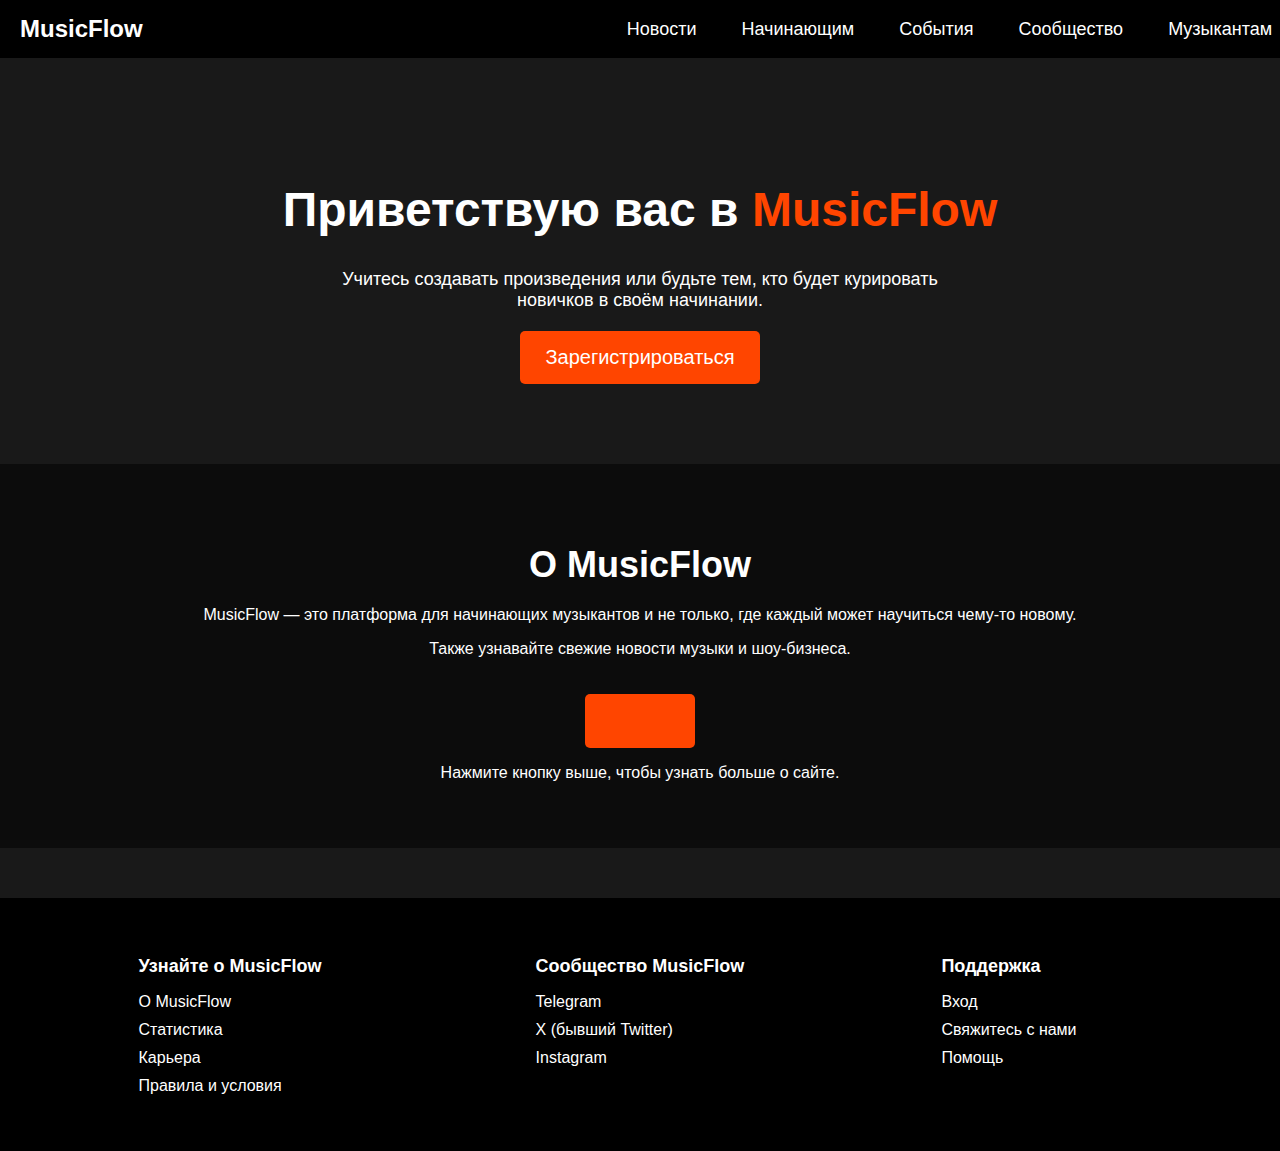
<file: index.html>
<!DOCTYPE html>
<html lang="ru">
<head>
    <meta charset="UTF-8">
    <meta name="viewport" content="width=device-width, initial-scale=1.0">
    <title>MusicFlow - Главная</title>

    <!-- Подключение основного CSS -->
    <link rel="stylesheet" href="Style/StyleMain.css">

    <!-- Подключение JavaScript с отложенной загрузкой -->
    <script src="Script/JavaMain.js" defer></script>

    <!-- Политика безопасности контента для защиты от XSS -->
    <meta http-equiv="Content-Security-Policy" content="default-src 'self'; script-src 'self'">
</head>
<body>

    <!-- Верхняя панель с логотипом и меню -->
    <header>
        <a href="./index.html" class="logo">MusicFlow</a>

        <!-- Кнопка бургер-меню для мобильных устройств -->
        <div class="burger" id="burger">
            <div></div>
            <div></div>
            <div></div>
        </div>

        <!-- Навигационное меню -->
        <nav id="navMenu">
            <a href="./news.html">Новости</a>
            <a href="./novic.html">Начинающим</a>
            <a href="./events.html">События</a>
            <a href="./community.html">Сообщество</a>
            <a href="./myz.html">Музыкантам</a>

            <!-- Выпадающая секция "Информация о MusicFlow" -->
            <div class="accordion">
                <button class="accordion-toggle">Информация о MusicFlow ▼</button>
                <div class="accordion-content">
                    
                    <!-- Колонка: Информация -->
                    <div class="footer-column">
                        <h3>Узнайте о MusicFlow</h3>
                        <ul>
                            <li><a href="./404.html">О MusicFlow</a></li>
                            <li><a href="./stat.html">Статистика</a></li>
                            <li><a href="./404.html">Карьера</a></li>
                            <li><a href="./404.html">Правила и условия</a></li>
                        </ul>
                    </div>

                    <!-- Колонка: Соцсети -->
                    <div class="footer-column">
                        <h3>Сообщество MusicFlow</h3>
                        <ul>
                            <li><a href="./404.html">Telegram</a></li>
                            <li><a href="./404.html">X (бывший Twitter)</a></li>
                            <li><a href="./404.html">Instagram</a></li>
                        </ul>
                    </div>

                    <!-- Колонка: Поддержка -->
                    <div class="footer-column">
                        <h3>Поддержка</h3>
                        <ul>
                            <li><a href="./signup.html">Вход</a></li>
                            <li><a href="./404.html">Свяжитесь с нами</a></li>
                            <li><a href="./404.html">Помощь</a></li>
                        </ul>
                    </div>
                </div>
            </div>
        </nav>
    </header>
    <!-- Главный приветственный блок -->
    <section class="hero">
        <h1>Приветствую вас в <span>MusicFlow</span></h1>
        <p>Учитесь создавать произведения или будьте тем, кто будет курировать новичков в своём начинании.</p>
        <a href="signup.html" class="btn">Зарегистрироваться</a>
    </section>
    <!-- Информационный блок о платформе -->
    <section class="info">
        <h2>О MusicFlow</h2>
        <p>MusicFlow — это платформа для начинающих музыкантов и не только, где каждый может научиться чему-то новому.</p>
        <p>Также узнавайте свежие новости музыки и шоу-бизнеса.</p>

        <!-- Кнопка, меняющая текст ниже (обрабатывается в JS) -->
        <button class="btn" id="changeTextBtn">⠀⠀⠀⠀</button>
        <p id="changeableText">Нажмите кнопку выше, чтобы узнать больше о сайте.</p>
    </section>

    <!-- Футер -->
    <footer>
        <div class="footer-container">
            <div class="footer-column">
                <h3>Узнайте о MusicFlow</h3>
                <ul>
                    <li><a href="./404.html">О MusicFlow</a></li>
                    <li><a href="./stat.html">Статистика</a></li>
                    <li><a href="./404.html">Карьера</a></li>
                    <li><a href="./404.html">Правила и условия</a></li>
                </ul>
            </div>
            <div class="footer-column">
                <h3>Сообщество MusicFlow</h3>
                <ul>
                    <li><a href="./404.html">Telegram</a></li>
                    <li><a href="./404.html">X (бывший Twitter)</a></li>
                    <li><a href="./404.html">Instagram</a></li>
                </ul>
            </div>
            <div class="footer-column">
                <h3>Поддержка</h3>
                <ul>
                    <li><a href="./signup.html">Вход</a></li>
                    <li><a href="./404.html">Свяжитесь с нами</a></li>
                    <li><a href="./404.html">Помощь</a></li>
                </ul>
            </div>
        </div>
    </footer>
</body>
</html>
</file>
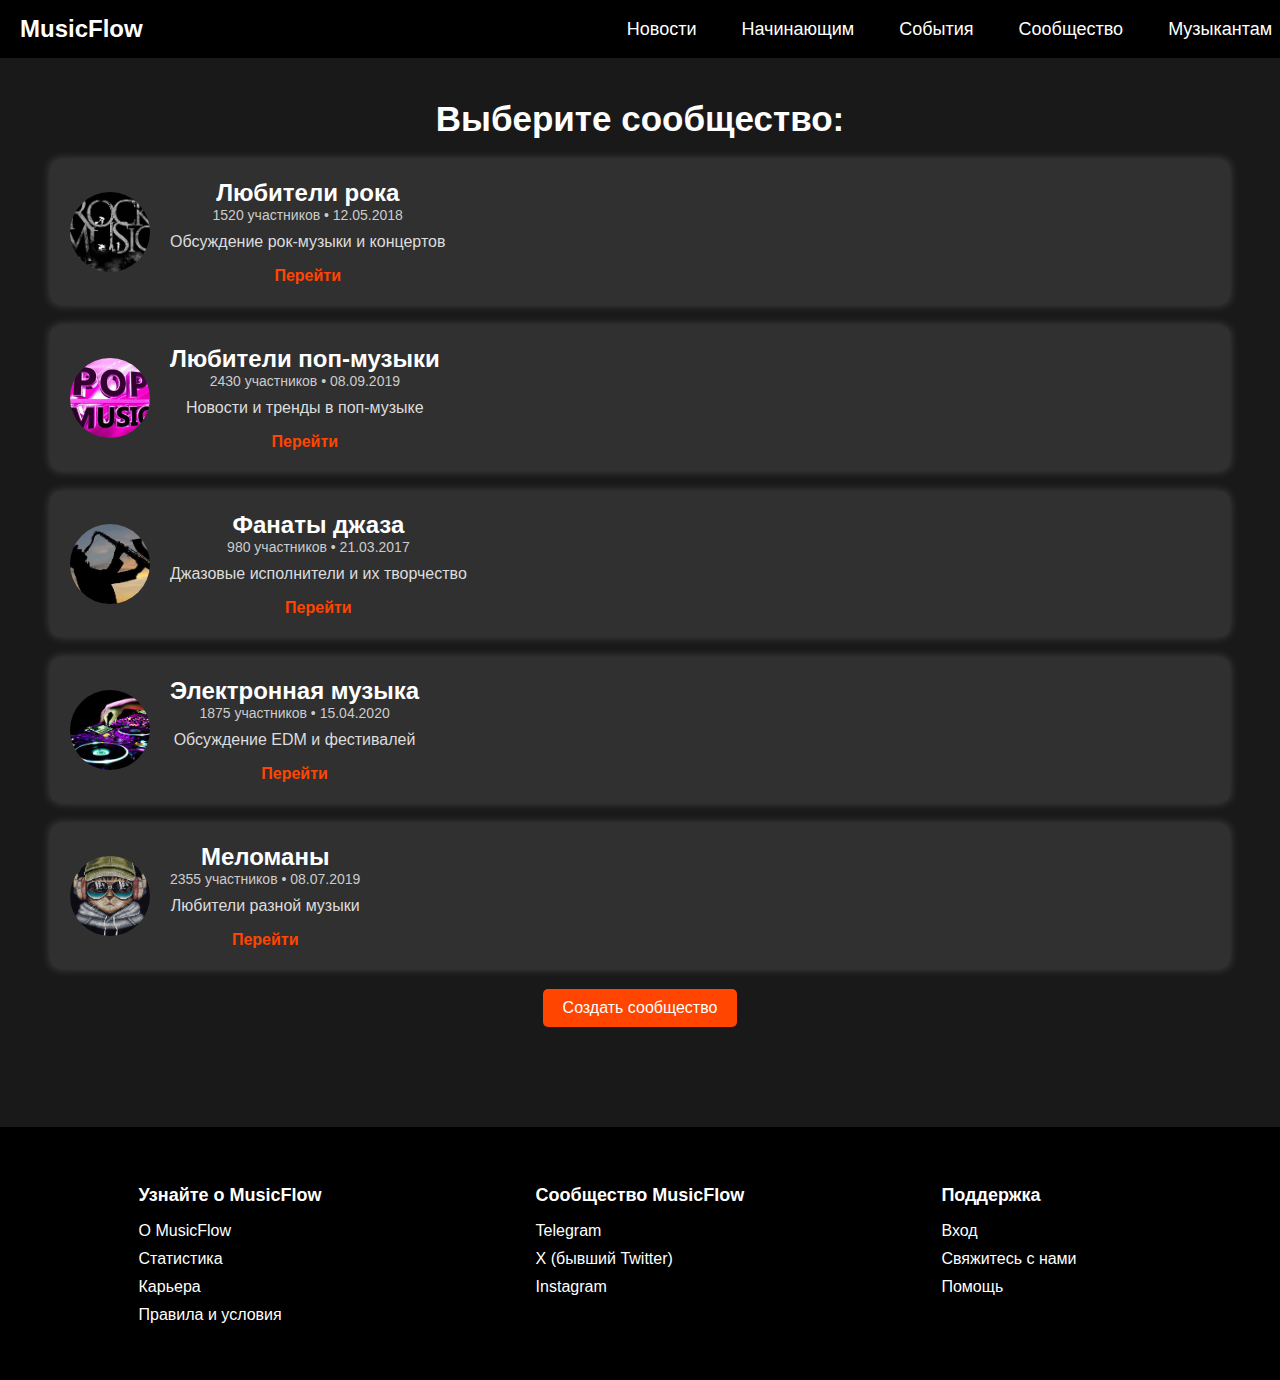
<file: community.html>
<!DOCTYPE html>
<html lang="ru">
<head>
    <meta charset="UTF-8">
    <meta name="viewport" content="width=device-width, initial-scale=1.0">
    <title>MusicFlow — Сообщества</title>

    <!-- Подключение css -->
    <link rel="stylesheet" href="Style/StyleCommunity.css">

    <!-- Подключение js -->
    <script src="Script/JavaCommunity.js" defer></script>

    <!-- Политика безопасности контента для защиты от XSS -->
    <meta http-equiv="Content-Security-Policy" content="default-src 'self'; script-src 'self'">
</head>
<body>

    <!-- Верхняя панель с логотипом и меню -->
    <header>
        <a href="./index.html" class="logo">MusicFlow</a>

        <!-- Кнопка бургер-меню для мобильных устройств -->
        <div class="burger" id="burger">
            <div></div>
            <div></div>
            <div></div>
        </div>

        <!-- Навигационное меню -->
        <nav id="navMenu">
            <a href="./news.html">Новости</a>
            <a href="./novic.html">Начинающим</a>
            <a href="./events.html">События</a>
            <a href="./community.html">Сообщество</a>
            <a href="./myz.html">Музыкантам</a>

            <!-- Выпадающая секция "Информация о MusicFlow" -->
            <div class="accordion">
                <button class="accordion-toggle">Информация о MusicFlow ▼</button>
                <div class="accordion-content">
                    
                    <!-- Колонка: Информация -->
                    <div class="footer-column">
                        <h3>Узнайте о MusicFlow</h3>
                        <ul>
                            <li><a href="./404.html">О MusicFlow</a></li>
                            <li><a href="./stat.html">Статистика</a></li>
                            <li><a href="./404.html">Карьера</a></li>
                            <li><a href="./404.html">Правила и условия</a></li>
                        </ul>
                    </div>

                    <!-- Колонка: Соцсети -->
                    <div class="footer-column">
                        <h3>Сообщество MusicFlow</h3>
                        <ul>
                            <li><a href="./404.html">Telegram</a></li>
                            <li><a href="./404.html">X (бывший Twitter)</a></li>
                            <li><a href="./404.html">Instagram</a></li>
                        </ul>
                    </div>

                    <!-- Колонка: Поддержка -->
                    <div class="footer-column">
                        <h3>Поддержка</h3>
                        <ul>
                            <li><a href="./signup.html">Вход</a></li>
                            <li><a href="./404.html">Свяжитесь с нами</a></li>
                            <li><a href="./404.html">Помощь</a></li>
                        </ul>
                    </div>
                </div>
            </div>
        </nav>
    </header>

    <!-- Секция сообществ -->
    <section class="community-section">
        <h2>Выберите сообщество:</h2>

        <!-- Карточка сообщества -->
        <div class="community-card">
            <img src="images/Rock.jpg" alt="Рок">
            <div class="info">
                <h3>Любители рока</h3>
                <div class="details">
                    <span>1520 участников</span> • <span>12.05.2018</span>
                </div>
                <p>Обсуждение рок-музыки и концертов</p>
                <a href="404.html">Перейти</a>
            </div>
        </div>

        <div class="community-card">
            <img src="images/Pop.webp" alt="Поп">
            <div class="info">
                <h3>Любители поп-музыки</h3>
                <div class="details">
                    <span>2430 участников</span> • <span>08.09.2019</span>
                </div>
                <p>Новости и тренды в поп-музыке</p>
                <a href="404.html">Перейти</a>
            </div>
        </div>

        <div class="community-card">
            <img src="images/Jaz.jpg" alt="Джаз">
            <div class="info">
                <h3>Фанаты джаза</h3>
                <div class="details">
                    <span>980 участников</span> • <span>21.03.2017</span>
                </div>
                <p>Джазовые исполнители и их творчество</p>
                <a href="404.html">Перейти</a>
            </div>
        </div>

        <div class="community-card">
            <img src="images/EDM.jpg" alt="EDM">
            <div class="info">
                <h3>Электронная музыка</h3>
                <div class="details">
                    <span>1875 участников</span> • <span>15.04.2020</span>
                </div>
                <p>Обсуждение EDM и фестивалей</p>
                <a href="404.html">Перейти</a>
            </div>
        </div>

        <div class="community-card">
            <img src="images/Meloman.jpg" alt="Меломаны">
            <div class="info">
                <h3>Меломаны</h3>
                <div class="details">
                    <span>2355 участников</span> • <span>08.07.2019</span>
                </div>
                <p>Любители разной музыки</p>
                <a href="404.html">Перейти</a>
            </div>
        </div>

        <!-- Кнопка создания сообщества -->
        <div class="button-container">
            <a href="404.html" class="btn">Создать сообщество</a>
        </div>
    </section>

    <!-- Футер -->
    <footer>
        <div class="footer-container">
            <div class="footer-column">
                <h3>Узнайте о MusicFlow</h3>
                <ul>
                    <li><a href="./404.html">О MusicFlow</a></li>
                    <li><a href="./stat.html">Статистика</a></li>
                    <li><a href="./404.html">Карьера</a></li>
                    <li><a href="./404.html">Правила и условия</a></li>
                </ul>
            </div>
            <div class="footer-column">
                <h3>Сообщество MusicFlow</h3>
                <ul>
                    <li><a href="./404.html">Telegram</a></li>
                    <li><a href="./404.html">X (бывший Twitter)</a></li>
                    <li><a href="./404.html">Instagram</a></li>
                </ul>
            </div>
            <div class="footer-column">
                <h3>Поддержка</h3>
                <ul>
                    <li><a href="./signup.html">Вход</a></li>
                    <li><a href="./404.html">Свяжитесь с нами</a></li>
                    <li><a href="./404.html">Помощь</a></li>
                </ul>
            </div>
        </div>
    </footer>
</body>
</html>
</file>
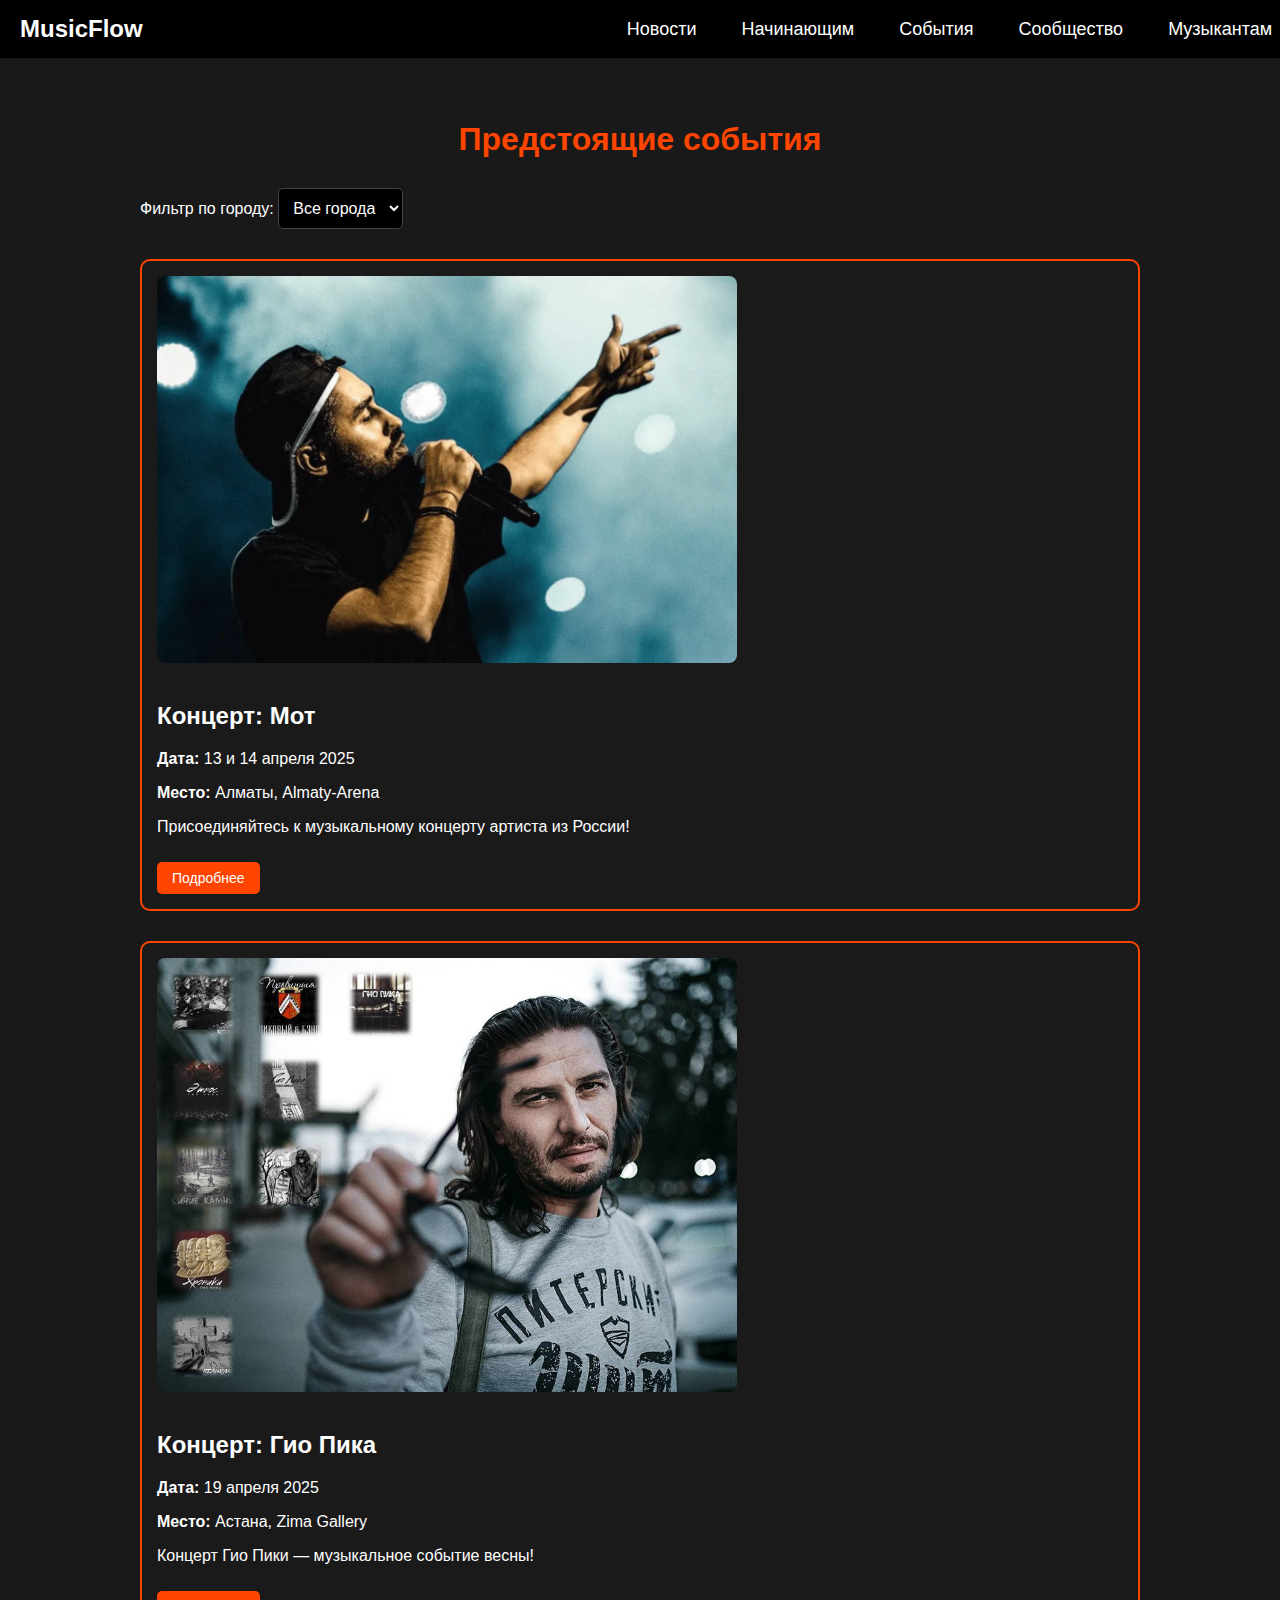
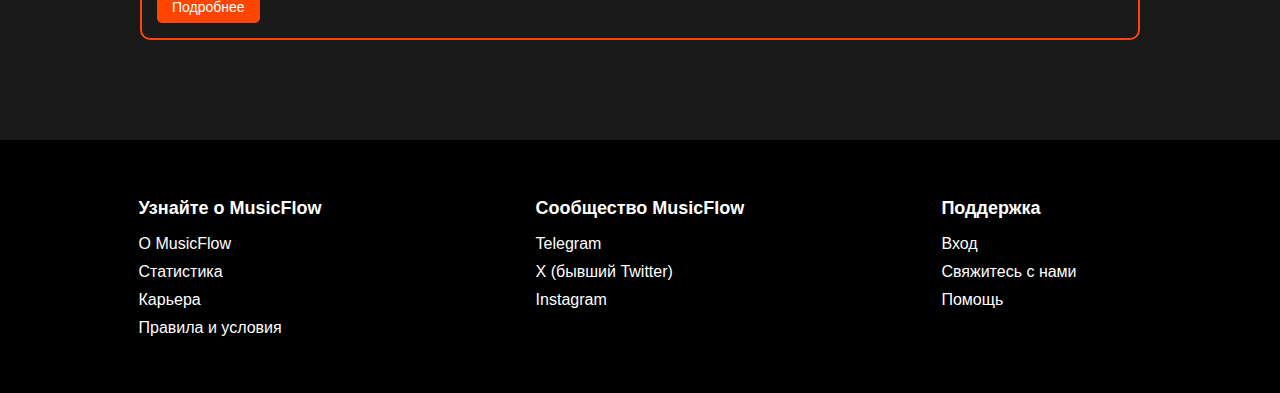
<file: events.html>
<!DOCTYPE html>
<html lang="ru">
<head>
    <meta charset="UTF-8">
    <meta name="viewport" content="width=device-width, initial-scale=1.0">
    <title>MusicFlow — События</title>

    <!-- Подключение css -->
    <link rel="stylesheet" href="Style/StyleEvents.css">

    <!-- Подключение js -->
    <script src="Script/JavaEvents.js" defer></script>

    <!-- Политика безопасности контента для защиты от XSS -->
    <meta http-equiv="Content-Security-Policy" content="default-src 'self'; script-src 'self'">
</head>
<body>

    <!-- Верхняя панель с логотипом и меню -->
    <header>
        <a href="./index.html" class="logo">MusicFlow</a>

        <!-- Кнопка бургер-меню для мобильных устройств -->
        <div class="burger" id="burger">
            <div></div>
            <div></div>
            <div></div>
        </div>

        <!-- Навигационное меню -->
        <nav id="navMenu">
            <a href="./news.html">Новости</a>
            <a href="./novic.html">Начинающим</a>
            <a href="./events.html">События</a>
            <a href="./community.html">Сообщество</a>
            <a href="./myz.html">Музыкантам</a>

            <!-- Выпадающая секция "Информация о MusicFlow" -->
            <div class="accordion">
                <button class="accordion-toggle">Информация о MusicFlow ▼</button>
                <div class="accordion-content">
                    
                    <!-- Колонка: Информация -->
                    <div class="footer-column">
                        <h3>Узнайте о MusicFlow</h3>
                        <ul>
                            <li><a href="./404.html">О MusicFlow</a></li>
                            <li><a href="./stat.html">Статистика</a></li>
                            <li><a href="./404.html">Карьера</a></li>
                            <li><a href="./404.html">Правила и условия</a></li>
                        </ul>
                    </div>

                    <!-- Колонка: Соцсети -->
                    <div class="footer-column">
                        <h3>Сообщество MusicFlow</h3>
                        <ul>
                            <li><a href="./404.html">Telegram</a></li>
                            <li><a href="./404.html">X (бывший Twitter)</a></li>
                            <li><a href="./404.html">Instagram</a></li>
                        </ul>
                    </div>

                    <!-- Колонка: Поддержка -->
                    <div class="footer-column">
                        <h3>Поддержка</h3>
                        <ul>
                            <li><a href="./signup.html">Вход</a></li>
                            <li><a href="./404.html">Свяжитесь с нами</a></li>
                            <li><a href="./404.html">Помощь</a></li>
                        </ul>
                    </div>
                </div>
            </div>
        </nav>
    </header>

    <!-- Основной контент страницы -->
    <main>
        <section class="events">
            <h1>Предстоящие события</h1>

            <!-- Выпадающий список для фильтрации по городу -->
            <label for="city-filter">Фильтр по городу:</label>
            <select id="city-filter">
                <option value="all">Все города</option>
                <option value="Астана">Астана</option>
                <option value="Алматы">Алматы</option>
            </select>

            <!-- Список событий -->
            <div class="event-list">

                <!-- Карточка события: Мот -->
                <article class="event-card" data-city="Алматы">
                    <img src="images/MOT2.jpg" alt="Мот" class="event-image">
                    <h2>Концерт: Мот</h2>
                    <p><strong>Дата:</strong> 13 и 14 апреля 2025</p>
                    <p><strong>Место:</strong> Алматы, Almaty-Arena</p>
                    <p>Присоединяйтесь к музыкальному концерту артиста из России!</p>
                    <button class="more-btn" data-modal="modal1">Подробнее</button>
                </article>

                <!-- Карточка события: Гио Пика -->
                <article class="event-card" data-city="Астана">
                    <img src="images/GioPika2.jpg" alt="Gio Pika" class="event-image">
                    <h2>Концерт: Гио Пика</h2>
                    <p><strong>Дата:</strong> 19 апреля 2025</p>
                    <p><strong>Место:</strong> Астана, Zima Gallery</p>
                    <p>Концерт Гио Пики — музыкальное событие весны!</p>
                    <button class="more-btn" data-modal="modal2">Подробнее</button>
                </article>

            </div>
        </section>
    </main>

    <!-- Модальное окно для Мота -->
    <div id="modal1" class="modal">
        <div class="modal-content">
            <span class="close">&times;</span>
            <img src="images/MOT.jpg" alt="Мот">
            <h2>Концерт "Мот"</h2>
            <p>13 и 14 апреля 2025, Алматы, Almaty-Arena</p>
            <p>МОТ — артист, чьи песни узнаются с первых слов. Баллады о любви, танцевальные бэнгеры в стиле хип-хоп и RnB.</p>
        </div>
    </div>

    <!-- Модальное окно для Гио Пика -->
    <div id="modal2" class="modal">
        <div class="modal-content">
            <span class="close">&times;</span>
            <img src="images/GioPika.jpg" alt="Gio Pika">
            <h2>Концерт: Гио Пика</h2>
            <p>19 апреля 2025, Астана, Zima Gallery</p>
            <p>Яркое и энергичное выступление самобытного артиста Гио Пики в Zima Gallery. Не пропустите!</p>
        </div>
    </div>

    <!-- Футер -->
    <footer>
        <div class="footer-container">
            <div class="footer-column">
                <h3>Узнайте о MusicFlow</h3>
                <ul>
                    <li><a href="./404.html">О MusicFlow</a></li>
                    <li><a href="./stat.html">Статистика</a></li>
                    <li><a href="./404.html">Карьера</a></li>
                    <li><a href="./404.html">Правила и условия</a></li>
                </ul>
            </div>
            <div class="footer-column">
                <h3>Сообщество MusicFlow</h3>
                <ul>
                    <li><a href="./404.html">Telegram</a></li>
                    <li><a href="./404.html">X (бывший Twitter)</a></li>
                    <li><a href="./404.html">Instagram</a></li>
                </ul>
            </div>
            <div class="footer-column">
                <h3>Поддержка</h3>
                <ul>
                    <li><a href="./signup.html">Вход</a></li>
                    <li><a href="./404.html">Свяжитесь с нами</a></li>
                    <li><a href="./404.html">Помощь</a></li>
                </ul>
            </div>
        </div>
    </footer>
</body>
</html>
</file>
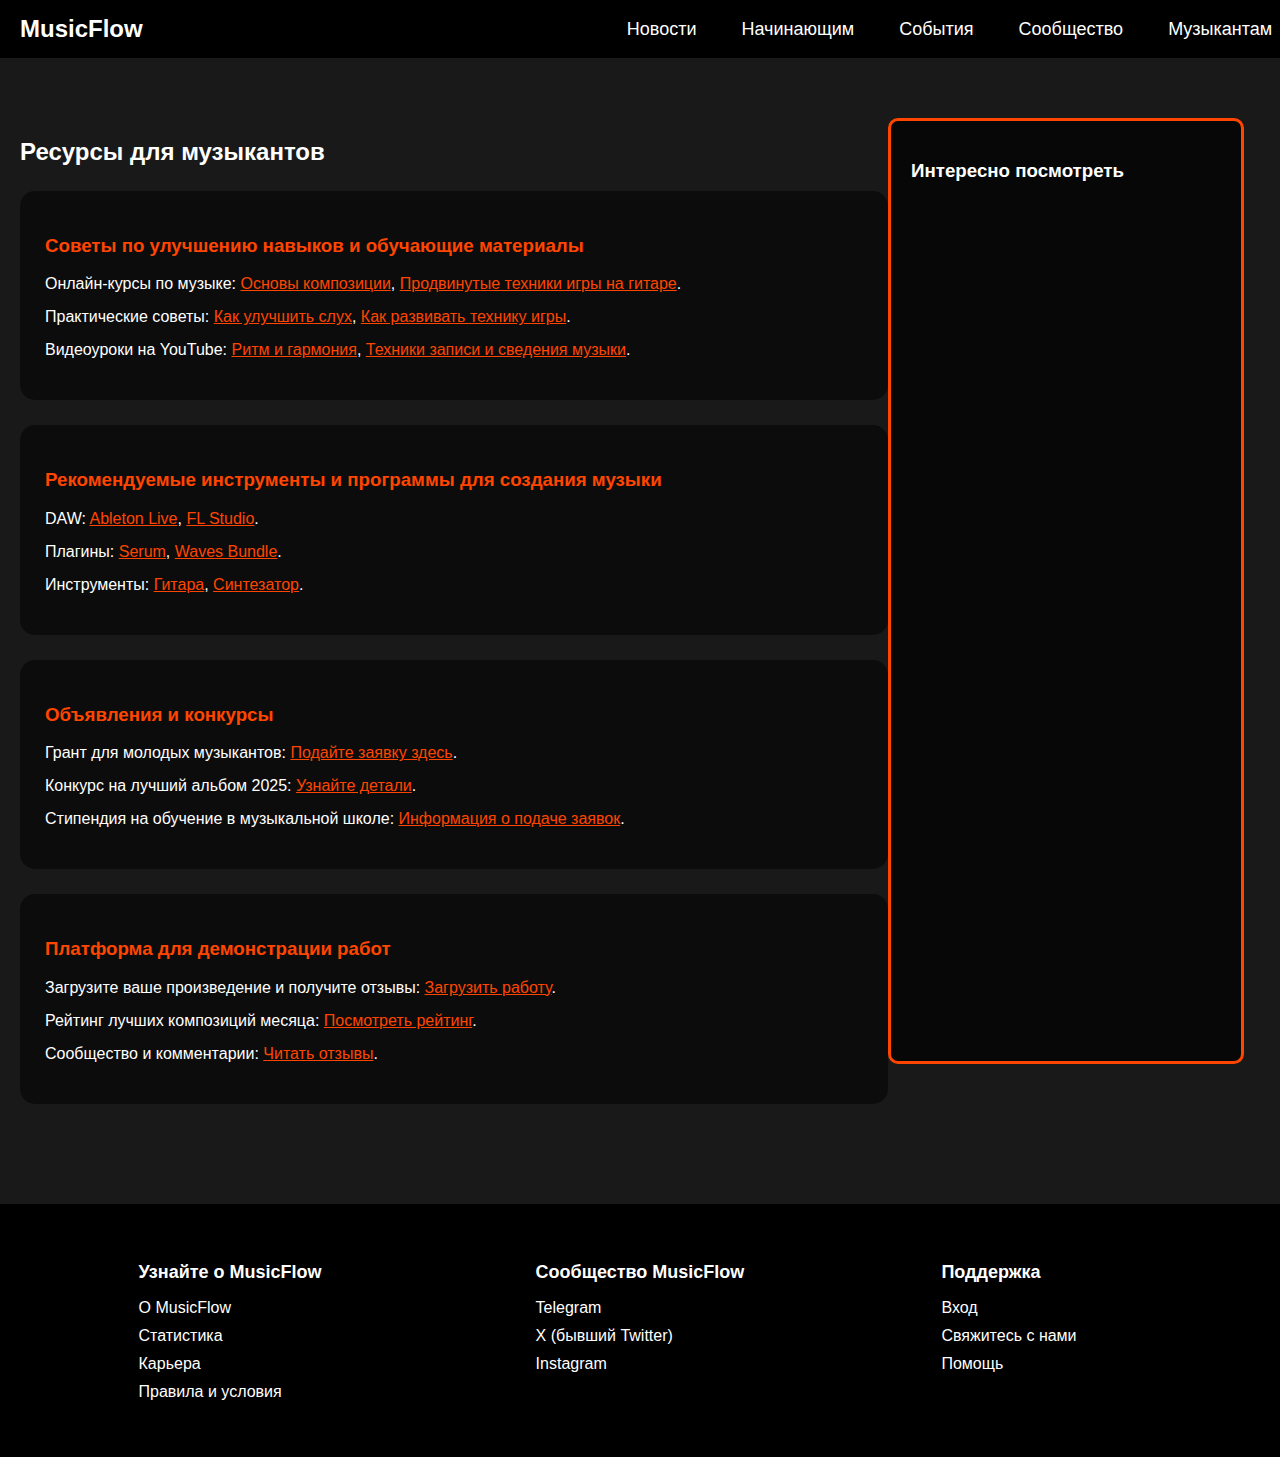
<file: myz.html>
<!DOCTYPE html>
<html lang="ru">
<head>
    <meta charset="UTF-8">
    <meta name="viewport" content="width=device-width, initial-scale=1.0">
    <title>MusicFlow - Музыкантам</title>

    <<!-- Подключение css -->
    <link rel="stylesheet" href="Style/StyleMyz.css">

    <!-- Подключение js -->
    <script src="Script/JavaMyz.js" defer></script>

    <!-- Политика безопасности контента для защиты от XSS -->
    <meta http-equiv="Content-Security-Policy" content="default-src 'self'; script-src 'self'">
</head>
<body>
    
    <!-- Верхняя панель с логотипом и меню -->
    <header>
        <a href="./index.html" class="logo">MusicFlow</a>

        <!-- Кнопка бургер-меню для мобильных устройств -->
        <div class="burger" id="burger">
            <div></div>
            <div></div>
            <div></div>
        </div>

        <!-- Навигационное меню -->
        <nav id="navMenu">
            <a href="./news.html">Новости</a>
            <a href="./novic.html">Начинающим</a>
            <a href="./events.html">События</a>
            <a href="./community.html">Сообщество</a>
            <a href="./myz.html">Музыкантам</a>

            <!-- Выпадающая секция "Информация о MusicFlow" -->
            <div class="accordion">
                <button class="accordion-toggle">Информация о MusicFlow ▼</button>
                <div class="accordion-content">
                    
                    <!-- Колонка: Информация -->
                    <div class="footer-column">
                        <h3>Узнайте о MusicFlow</h3>
                        <ul>
                            <li><a href="./404.html">О MusicFlow</a></li>
                            <li><a href="./stat.html">Статистика</a></li>
                            <li><a href="./404.html">Карьера</a></li>
                            <li><a href="./404.html">Правила и условия</a></li>
                        </ul>
                    </div>

                    <!-- Колонка: Соцсети -->
                    <div class="footer-column">
                        <h3>Сообщество MusicFlow</h3>
                        <ul>
                            <li><a href="./404.html">Telegram</a></li>
                            <li><a href="./404.html">X (бывший Twitter)</a></li>
                            <li><a href="./404.html">Instagram</a></li>
                        </ul>
                    </div>

                    <!-- Колонка: Поддержка -->
                    <div class="footer-column">
                        <h3>Поддержка</h3>
                        <ul>
                            <li><a href="./signup.html">Вход</a></li>
                            <li><a href="./404.html">Свяжитесь с нами</a></li>
                            <li><a href="./404.html">Помощь</a></li>
                        </ul>
                    </div>
                </div>
            </div>
        </nav>
    </header>

    <!-- Основной контент страницы -->
    <main>
        <div class="main-content">
            <h2>Ресурсы для музыкантов</h2>

            <!-- Обучающие материалы и советы -->
            <div class="resources">
                <h3>Советы по улучшению навыков и обучающие материалы</h3>
                <ul>
                    <li>Онлайн-курсы по музыке: <a href="404.html">Основы композиции</a>, <a href="404.html">Продвинутые техники игры на гитаре</a>.</li>
                    <li>Практические советы: <a href="404.html">Как улучшить слух</a>, <a href="404.html">Как развивать технику игры</a>.</li>
                    <li>Видеоуроки на YouTube: <a href="404.html">Ритм и гармония</a>, <a href="404.html">Техники записи и сведения музыки</a>.</li>
                </ul>
            </div>

            <!-- Инструменты и программы для музыкантов -->
            <div class="resources">
                <h3>Рекомендуемые инструменты и программы для создания музыки</h3>
                <ul>
                    <li>DAW: <a href="404.html">Ableton Live</a>, <a href="https://www.image-line.com">FL Studio</a>.</li>
                    <li>Плагины: <a href="404.html">Serum</a>, <a href="404.html">Waves Bundle</a>.</li>
                    <li>Инструменты: <a href="https://pereborom.ru/uroki-igry-na-gitare/">Гитара</a>, <a href="https://cbsykt.ru/news/besplatnye-uroki-igry-na-sintezatore/">Синтезатор</a>.</li>
                </ul>
            </div>

            <!-- Объявления и конкурсы для музыкантов -->
            <div class="contests">
                <h3>Объявления и конкурсы</h3>
                <ul>
                    <li>Грант для молодых музыкантов: <a href="404.html">Подайте заявку здесь</a>.</li>
                    <li>Конкурс на лучший альбом 2025: <a href="404.html">Узнайте детали</a>.</li>
                    <li>Стипендия на обучение в музыкальной школе: <a href="404.html">Информация о подаче заявок</a>.</li>
                </ul>
            </div>

            <!-- Возможности демонстрации музыкальных работ -->
            <div class="platform">
                <h3>Платформа для демонстрации работ</h3>
                <ul>
                    <li>Загрузите ваше произведение и получите отзывы: <a href="404.html">Загрузить работу</a>.</li>
                    <li>Рейтинг лучших композиций месяца: <a href="404.html">Посмотреть рейтинг</a>.</li>
                    <li>Сообщество и комментарии: <a href="404.html">Читать отзывы</a>.</li>
                </ul>
            </div>
        </div>

        <!-- Боковая панель с видеоматериалами -->
        <div class="sidebar">
            <h3>Интересно посмотреть</h3>
            <iframe width="100%" height="250" src="https://www.youtube.com/embed/FSVHx23ByhM?si=SIbwk3RHY53KJWT_" frameborder="0" allow="accelerometer; autoplay; encrypted-media; gyroscope; picture-in-picture" allowfullscreen></iframe>
            <iframe width="100%" height="250" src="https://www.youtube.com/embed/9mmwuX7VPwU?si=TKF_9iWmYS_jyO7s" frameborder="0" allow="accelerometer; autoplay; encrypted-media; gyroscope; picture-in-picture" allowfullscreen></iframe>
            <iframe width="100%" height="250" src="https://www.youtube.com/embed/TnIFEuGFIaU?si=1LuOsZ1sYl4w_N1n" frameborder="0" allow="accelerometer; autoplay; encrypted-media; gyroscope; picture-in-picture" allowfullscreen></iframe>
        </div>
    </main>

    <!-- Футер -->
    <footer>
        <div class="footer-container">
            <div class="footer-column">
                <h3>Узнайте о MusicFlow</h3>
                <ul>
                    <li><a href="./404.html">О MusicFlow</a></li>
                    <li><a href="./stat.html">Статистика</a></li>
                    <li><a href="./404.html">Карьера</a></li>
                    <li><a href="./404.html">Правила и условия</a></li>
                </ul>
            </div>
            <div class="footer-column">
                <h3>Сообщество MusicFlow</h3>
                <ul>
                    <li><a href="./404.html">Telegram</a></li>
                    <li><a href="./404.html">X (бывший Twitter)</a></li>
                    <li><a href="./404.html">Instagram</a></li>
                </ul>
            </div>
            <div class="footer-column">
                <h3>Поддержка</h3>
                <ul>
                    <li><a href="./signup.html">Вход</a></li>
                    <li><a href="./404.html">Свяжитесь с нами</a></li>
                    <li><a href="./404.html">Помощь</a></li>
                </ul>
            </div>
        </div>
    </footer>
</body>
</html>
</file>
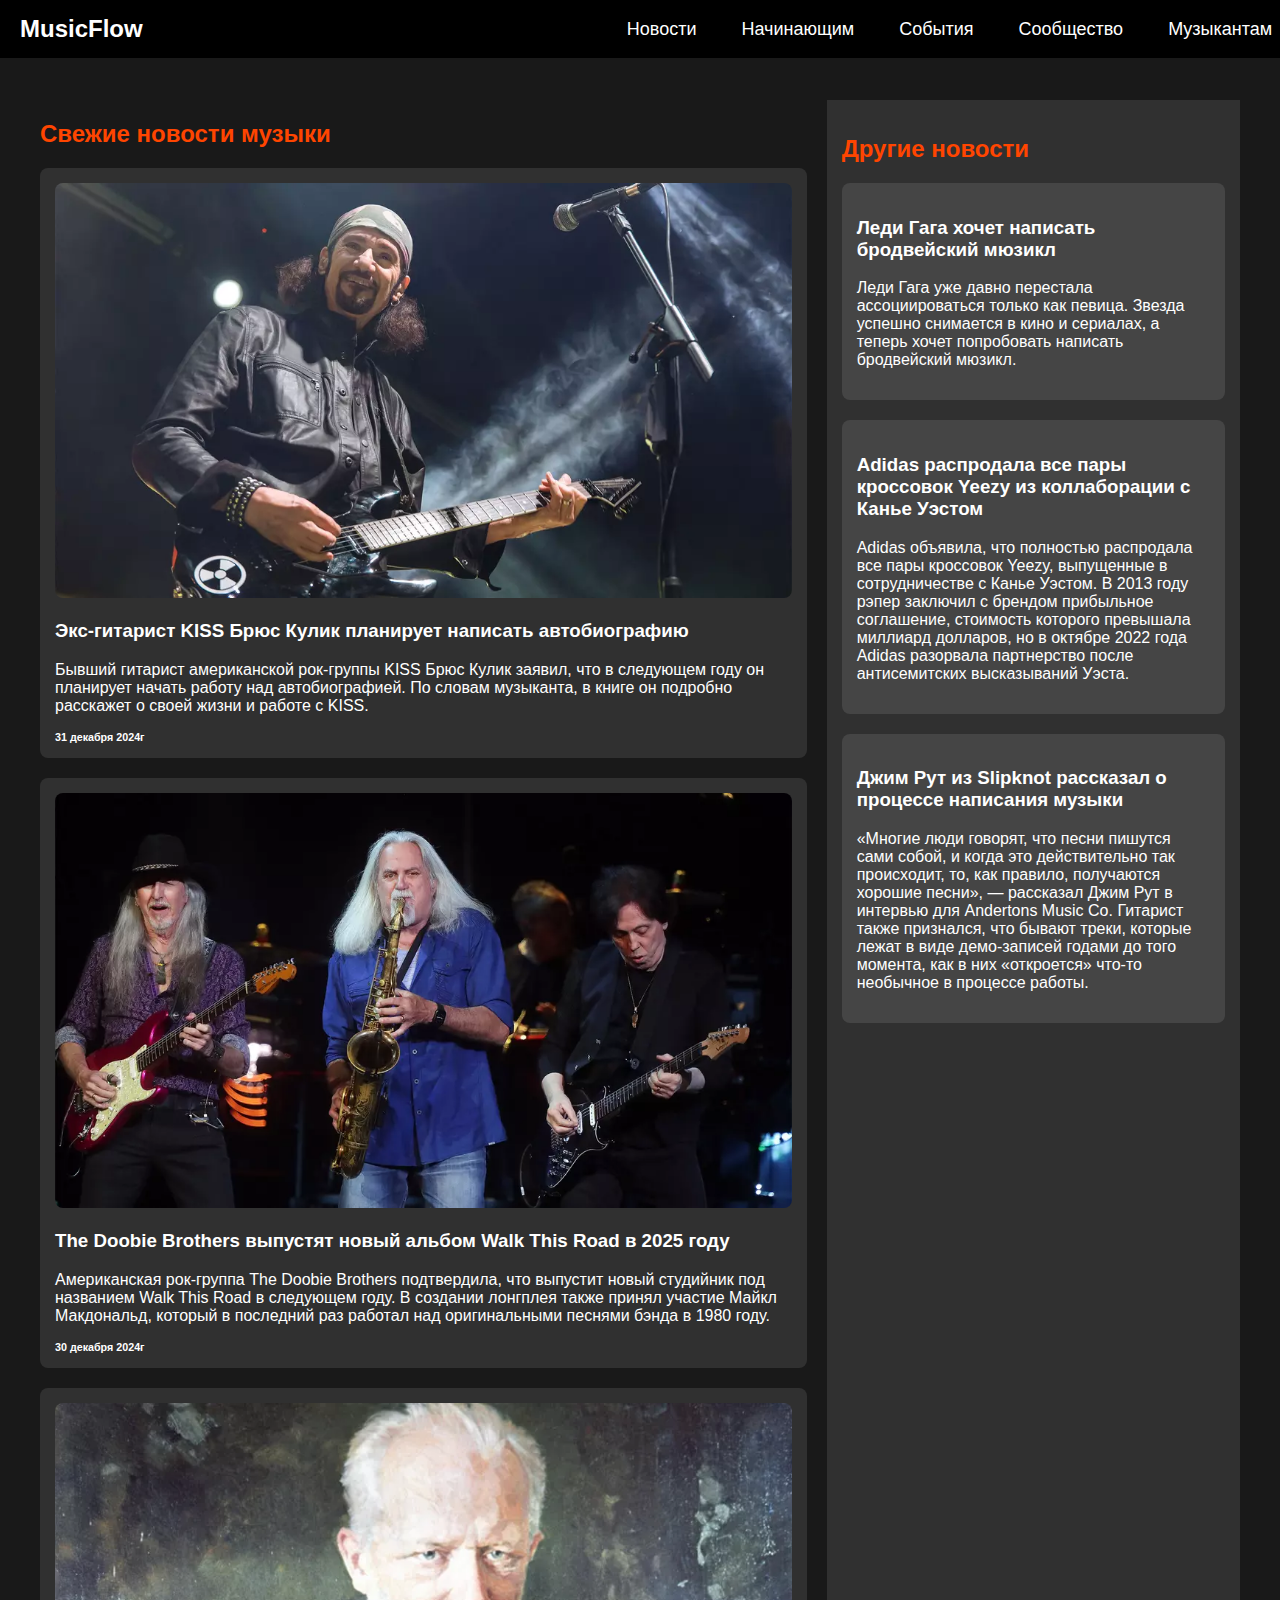
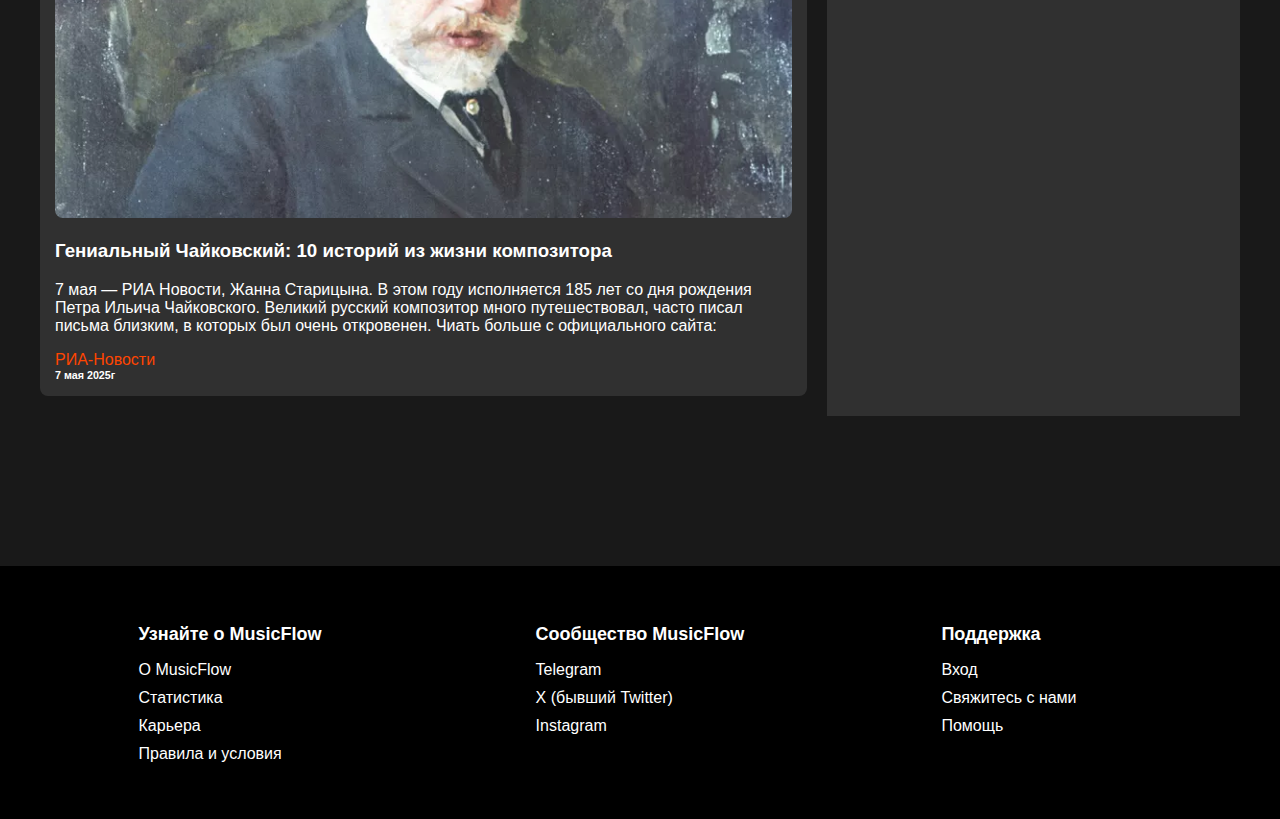
<file: news.html>
<!DOCTYPE html>
<html lang="ru">
<head>
    <meta charset="UTF-8">
    <meta name="viewport" content="width=device-width, initial-scale=1.0">
    <title>MusicFlow - Новости</title>

    <!-- Подключение css -->
    <link rel="stylesheet" href="Style/StyleNews.css">

    <!-- Подключение js -->
    <script src="Script/JavaNews.js" defer></script>

    <!-- Политика безопасности контента для защиты от XSS -->
    <meta http-equiv="Content-Security-Policy" content="default-src 'self'; script-src 'self'">
</head>
<body>

    <!-- Верхняя панель с логотипом и меню -->
    <header>
        <a href="./index.html" class="logo">MusicFlow</a>

        <!-- Кнопка бургер-меню для мобильных устройств -->
        <div class="burger" id="burger">
            <div></div>
            <div></div>
            <div></div>
        </div>

        <!-- Навигационное меню -->
        <nav id="navMenu">
            <a href="./news.html">Новости</a>
            <a href="./novic.html">Начинающим</a>
            <a href="./events.html">События</a>
            <a href="./community.html">Сообщество</a>
            <a href="./myz.html">Музыкантам</a>

            <!-- Выпадающая секция "Информация о MusicFlow" -->
            <div class="accordion">
                <button class="accordion-toggle">Информация о MusicFlow ▼</button>
                <div class="accordion-content">
                    
                    <!-- Колонка: Информация -->
                    <div class="footer-column">
                        <h3>Узнайте о MusicFlow</h3>
                        <ul>
                            <li><a href="./404.html">О MusicFlow</a></li>
                            <li><a href="./stat.html">Статистика</a></li>
                            <li><a href="./404.html">Карьера</a></li>
                            <li><a href="./404.html">Правила и условия</a></li>
                        </ul>
                    </div>

                    <!-- Колонка: Соцсети -->
                    <div class="footer-column">
                        <h3>Сообщество MusicFlow</h3>
                        <ul>
                            <li><a href="./404.html">Telegram</a></li>
                            <li><a href="./404.html">X (бывший Twitter)</a></li>
                            <li><a href="./404.html">Instagram</a></li>
                        </ul>
                    </div>

                    <!-- Колонка: Поддержка -->
                    <div class="footer-column">
                        <h3>Поддержка</h3>
                        <ul>
                            <li><a href="./signup.html">Вход</a></li>
                            <li><a href="./404.html">Свяжитесь с нами</a></li>
                            <li><a href="./404.html">Помощь</a></li>
                        </ul>
                    </div>
                </div>
            </div>
        </nav>
    </header>

    <!-- Основной контент страницы -->
    <main>
        <!-- Секция: основные музыкальные новости -->
        <section class="news-main">
            <h2><span>Свежие новости музыки</span></h2>

            <!-- Новость 1 -->
            <div class="news-item">
                <a href="images/KISS.webp" target="_blank">
                    <img src="images/KISS.webp" alt="Гитарист KISS">
                </a>
                <h3>Экс-гитарист KISS Брюс Кулик планирует написать автобиографию</h3>
                <div class="news-text hidden-on-mobile">
                    <p>Бывший гитарист американской рок-группы KISS Брюс Кулик заявил, что в следующем году он планирует начать работу над автобиографией. По словам музыканта, в книге он подробно расскажет о своей жизни и работе с KISS.</p>
                    <h6>31 декабря 2024г</h6>
                </div>
                <button class="toggle-btn">Подробнее</button>
            </div>

            <!-- Новость 2 -->
            <div class="news-item">
                <a href="images/Brothers.webp" target="_blank">
                    <img src="images/Brothers.webp" alt="Doobie Brothers">
                </a>
                <h3>The Doobie Brothers выпустят новый альбом Walk This Road в 2025 году</h3>
                <div class="news-text hidden-on-mobile">
                    <p>Американская рок-группа The Doobie Brothers подтвердила, что выпустит новый студийник под названием Walk This Road в следующем году. В создании лонгплея также принял участие Майкл Макдональд, который в последний раз работал над оригинальными песнями бэнда в 1980 году.</p>
                    <h6>30 декабря 2024г</h6>
                </div>
                <button class="toggle-btn">Подробнее</button>
            </div>

            <!-- Новость 3 -->
            <div class="news-item">
                <a href="images/Tchaikovsky.webp" target="_blank">
                    <img src="images/Tchaikovsky.webp" alt="Чайковский">
                </a>
                <h3>Гениальный Чайковский: 10 историй из жизни композитора</h3>
                <div class="news-text hidden-on-mobile">
                    <p>7 мая — РИА Новости, Жанна Старицына. В этом году исполняется 185 лет со дня рождения Петра Ильича Чайковского. Великий русский композитор много путешествовал, часто писал письма близким, в которых был очень откровенен. Чиать больше с официального сайта:</p>
                    <a href="https://ria.ru/20250507/chaykovskiy-2015039535.html">РИА-Новости</a>
                    <h6>7 мая 2025г</h6>
                </div>
                <button class="toggle-btn">Подробнее</button>
            </div>
        </section>

        <!-- Боковая панель с дополнительными новостями -->
        <aside class="news-sidebar">
            <h2><span>Другие новости</span></h2>

            <!-- Новость 4 -->
            <div class="news-item">
                <h3>Леди Гага хочет написать бродвейский мюзикл</h3>
                <div class="news-text hidden-on-mobile">
                    <p>Леди Гага уже давно перестала ассоциироваться только как певица. Звезда успешно снимается в кино и сериалах, а теперь хочет попробовать написать бродвейский мюзикл.</p>
                </div>
                <button class="toggle-btn">Подробнее</button>
            </div>

            <!-- Новость 5 -->
            <div class="news-item">
                <h3>Adidas распродала все пары кроссовок Yeezy из коллаборации с Канье Уэстом</h3>
                <div class="news-text hidden-on-mobile">
                    <p>Adidas объявила, что полностью распродала все пары кроссовок Yeezy, выпущенные в сотрудничестве с Канье Уэстом. В 2013 году рэпер заключил с брендом прибыльное соглашение, стоимость которого превышала миллиард долларов, но в октябре 2022 года Adidas разорвала партнерство после антисемитских высказываний Уэста.</p>
                </div>
                <button class="toggle-btn">Подробнее</button>
            </div>

            <!-- Новость 6 -->
            <div class="news-item">
                <h3>Джим Рут из Slipknot рассказал о процессе написания музыки</h3>
                <div class="news-text hidden-on-mobile">
                    <p>«Многие люди говорят, что песни пишутся сами собой, и когда это действительно так происходит, то, как правило, получаются хорошие песни», — рассказал Джим Рут в интервью для Andertons Music Co. Гитарист также признался, что бывают треки, которые лежат в виде демо-записей годами до того момента, как в них «откроется» что-то необычное в процессе работы.</p>
                </div>
                <button class="toggle-btn">Подробнее</button>
            </div>
        </aside>
    </main>

    <!-- Футер -->
    <footer>
        <div class="footer-container">
            <div class="footer-column">
                <h3>Узнайте о MusicFlow</h3>
                <ul>
                    <li><a href="./404.html">О MusicFlow</a></li>
                    <li><a href="./stat.html">Статистика</a></li>
                    <li><a href="./404.html">Карьера</a></li>
                    <li><a href="./404.html">Правила и условия</a></li>
                </ul>
            </div>
            <div class="footer-column">
                <h3>Сообщество MusicFlow</h3>
                <ul>
                    <li><a href="./404.html">Telegram</a></li>
                    <li><a href="./404.html">X (бывший Twitter)</a></li>
                    <li><a href="./404.html">Instagram</a></li>
                </ul>
            </div>
            <div class="footer-column">
                <h3>Поддержка</h3>
                <ul>
                    <li><a href="./signup.html">Вход</a></li>
                    <li><a href="./404.html">Свяжитесь с нами</a></li>
                    <li><a href="./404.html">Помощь</a></li>
                </ul>
            </div>
        </div>
    </footer>
</body>
</html>
</file>
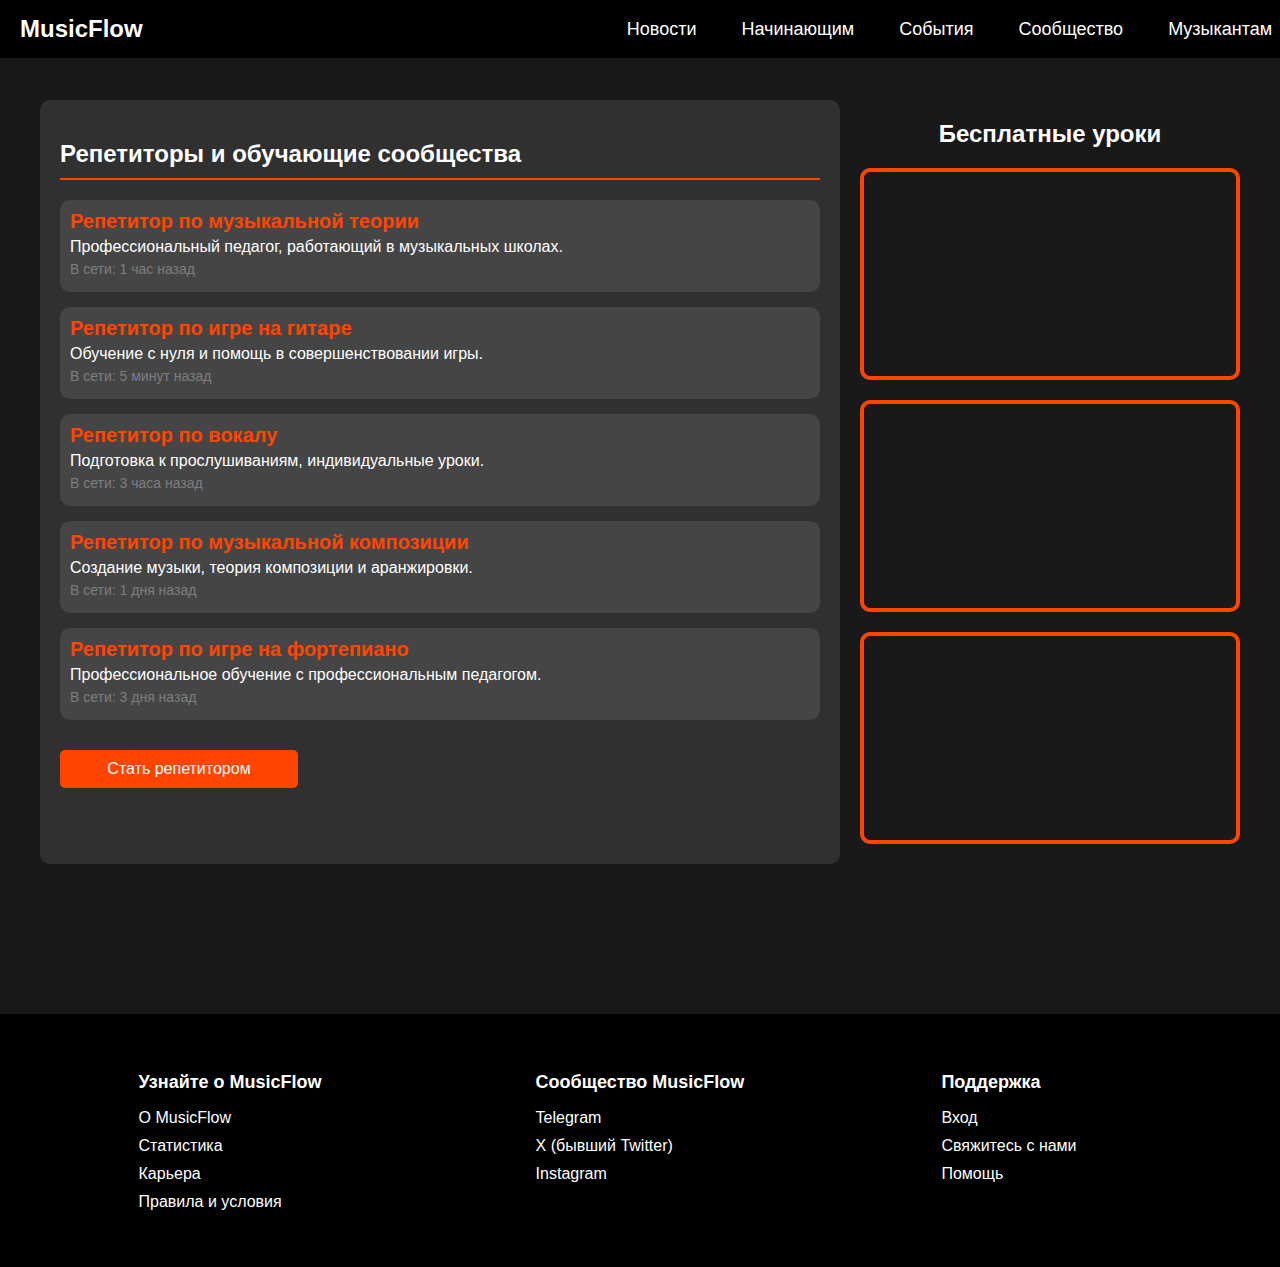
<file: novic.html>
<!DOCTYPE html>
<html lang="ru">
<head>
    <meta charset="UTF-8">
    <meta name="viewport" content="width=device-width, initial-scale=1.0">
    <title>MusicFlow-Начинающим</title>

    <!-- Подключение css -->
    <link rel="stylesheet" href="Style/StyleNovic.css">

    <!-- Подключение js -->
    <script src="Script/JavaNovic.js" defer></script>
</head>
<body>

    <!-- Верхняя панель с логотипом и меню -->
    <header>
        <a href="./index.html" class="logo">MusicFlow</a>

        <!-- Кнопка бургер-меню для мобильных устройств -->
        <div class="burger" id="burger">
            <div></div>
            <div></div>
            <div></div>
        </div>

        <!-- Навигационное меню -->
        <nav id="navMenu">
            <a href="./news.html">Новости</a>
            <a href="./novic.html">Начинающим</a>
            <a href="./events.html">События</a>
            <a href="./community.html">Сообщество</a>
            <a href="./myz.html">Музыкантам</a>

            <!-- Выпадающая секция "Информация о MusicFlow" -->
            <div class="accordion">
                <button class="accordion-toggle">Информация о MusicFlow ▼</button>
                <div class="accordion-content">
                    
                    <!-- Колонка: Информация -->
                    <div class="footer-column">
                        <h3>Узнайте о MusicFlow</h3>
                        <ul>
                            <li><a href="./404.html">О MusicFlow</a></li>
                            <li><a href="./stat.html">Статистика</a></li>
                            <li><a href="./404.html">Карьера</a></li>
                            <li><a href="./404.html">Правила и условия</a></li>
                        </ul>
                    </div>

                    <!-- Колонка: Соцсети -->
                    <div class="footer-column">
                        <h3>Сообщество MusicFlow</h3>
                        <ul>
                            <li><a href="./404.html">Telegram</a></li>
                            <li><a href="./404.html">X (бывший Twitter)</a></li>
                            <li><a href="./404.html">Instagram</a></li>
                        </ul>
                    </div>

                    <!-- Колонка: Поддержка -->
                    <div class="footer-column">
                        <h3>Поддержка</h3>
                        <ul>
                            <li><a href="./signup.html">Вход</a></li>
                            <li><a href="./404.html">Свяжитесь с нами</a></li>
                            <li><a href="./404.html">Помощь</a></li>
                        </ul>
                    </div>
                </div>
            </div>
        </nav>
    </header>

    <!-- Основной контейнер -->
    <div class="container">

    <!-- Блок с репетиторами и обучающими сообществами -->
    <div class="community-container">
        <h2>Репетиторы и обучающие сообщества</h2>

        <!-- Один из блоков репетиторов -->
        <div class="community">
        <a href="404.html">
          <div class="info">
            <h3>Репетитор по музыкальной теории</h3>
            <p>Профессиональный педагог, работающий в музыкальных школах.</p>
            <p class="status">В сети: 1 час назад</p>
          </div>
        </a>
      </div>

      <!-- Повторяющиеся блоки других репетиторов -->
      <div class="community">
        <a href="404.html">
          <div class="info">
            <h3>Репетитор по игре на гитаре</h3>
            <p>Обучение с нуля и помощь в совершенствовании игры.</p>
            <p class="status">В сети: 5 минут назад</p>
          </div>
        </a>
      </div>

      <div class="community">
        <a href="404.html">
          <div class="info">
            <h3>Репетитор по вокалу</h3>
            <p>Подготовка к прослушиваниям, индивидуальные уроки.</p>
            <p class="status">В сети: 3 часа назад</p>
          </div>
        </a>
      </div>

      <div class="community">
        <a href="404.html">
          <div class="info">
            <h3>Репетитор по музыкальной композиции</h3>
            <p>Создание музыки, теория композиции и аранжировки.</p>
            <p class="status">В сети: 1 дня назад</p>
          </div>
        </a>
      </div>

      <div class="community">
        <a href="404.html">
          <div class="info">
            <h3>Репетитор по игре на фортепиано</h3>
            <p>Профессиональное обучение с профессиональным педагогом.</p>
            <p class="status">В сети: 3 дня назад</p>
          </div>
        </a>
      </div>

      <!-- Кнопка "Стать репетитором" -->
      <a href="404.html" class="become-tutor-btn">Стать репетитором</a>
    </div>

    <!-- Блок с бесплатными видеоуроками -->
    <div class="video-container">
      <h2>Бесплатные уроки</h2>

      <!-- Видео 1 -->
      <div class="video-frame">
        <iframe src="https://www.youtube.com/embed/EdjTAyXt0iA?rel=0"
                loading="lazy"
                referrerpolicy="strict-origin-when-cross-origin"
                frameborder="0"
                allow="accelerometer; autoplay; encrypted-media; gyroscope; picture-in-picture"
                allowfullscreen></iframe>
      </div>

      <!-- Видео 2 -->
      <div class="video-frame">
        <iframe src="https://www.youtube.com/embed/UZzSbO37hys?rel=0"
                loading="lazy"
                referrerpolicy="strict-origin-when-cross-origin"
                frameborder="0"
                allow="accelerometer; autoplay; encrypted-media; gyroscope; picture-in-picture"
                allowfullscreen></iframe>
      </div>

      <!-- Видео 3 -->
      <div class="video-frame">
        <iframe src="https://www.youtube.com/embed/oTRB30YhOr8?rel=0"
                loading="lazy"
                referrerpolicy="strict-origin-when-cross-origin"
                frameborder="0"
                allow="accelerometer; autoplay; encrypted-media; gyroscope; picture-in-picture"
                allowfullscreen></iframe>
      </div>
    </div>
  </div>

  <!-- Футер -->
    <footer>
        <div class="footer-container">
            <div class="footer-column">
                <h3>Узнайте о MusicFlow</h3>
                <ul>
                    <li><a href="./404.html">О MusicFlow</a></li>
                    <li><a href="./stat.html">Статистика</a></li>
                    <li><a href="./404.html">Карьера</a></li>
                    <li><a href="./404.html">Правила и условия</a></li>
                </ul>
            </div>
            <div class="footer-column">
                <h3>Сообщество MusicFlow</h3>
                <ul>
                    <li><a href="./404.html">Telegram</a></li>
                    <li><a href="./404.html">X (бывший Twitter)</a></li>
                    <li><a href="./404.html">Instagram</a></li>
                </ul>
            </div>
            <div class="footer-column">
                <h3>Поддержка</h3>
                <ul>
                    <li><a href="./signup.html">Вход</a></li>
                    <li><a href="./404.html">Свяжитесь с нами</a></li>
                    <li><a href="./404.html">Помощь</a></li>
                </ul>
            </div>
        </div>
    </footer>
</body>
</html>
</file>
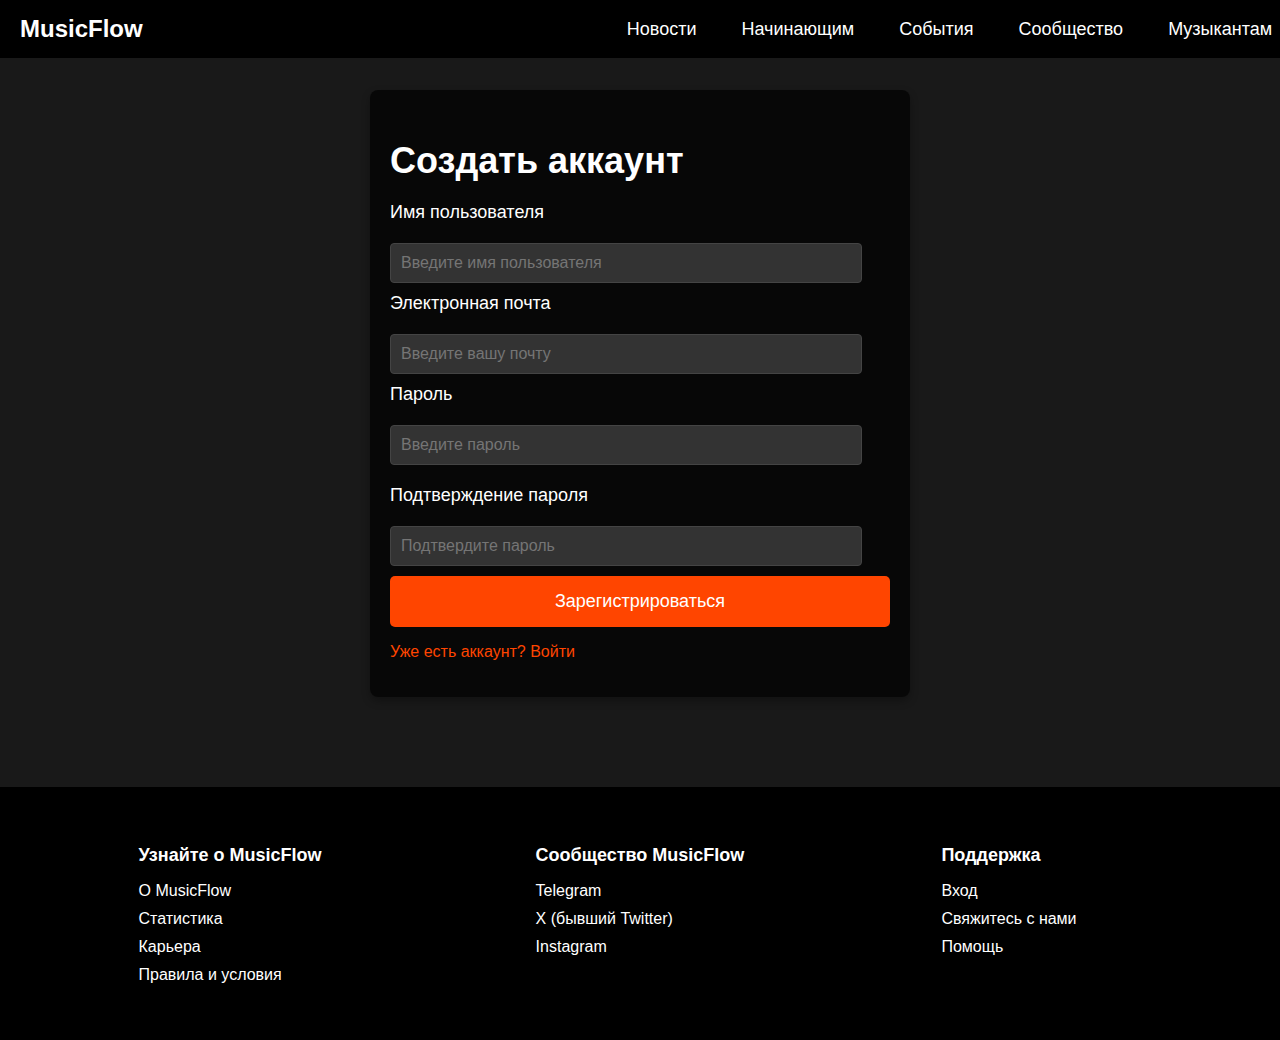
<file: signup.html>
<!DOCTYPE html>
<html lang="ru">
<head>
    <meta charset="UTF-8">
    <meta name="viewport" content="width=device-width, initial-scale=1.0">
    <title>Зарегистрироваться - MusicFlow</title>

    <!-- Подключение css -->
    <link rel="stylesheet" href="Style/StyleSign.css">

    <!-- Подключение js -->
    <script src="Script/JavaSign.js" defer></script>
</head>
<body>

    <!-- Верхняя панель с логотипом и меню -->
    <header>
        <a href="./index.html" class="logo">MusicFlow</a>

        <!-- Кнопка бургер-меню для мобильных устройств -->
        <div class="burger" id="burger">
            <div></div>
            <div></div>
            <div></div>
        </div>

        <!-- Навигационное меню -->
        <nav id="navMenu">
            <a href="./news.html">Новости</a>
            <a href="./novic.html">Начинающим</a>
            <a href="./events.html">События</a>
            <a href="./community.html">Сообщество</a>
            <a href="./myz.html">Музыкантам</a>

            <!-- Выпадающая секция "Информация о MusicFlow" -->
            <div class="accordion">
                <button class="accordion-toggle">Информация о MusicFlow ▼</button>
                <div class="accordion-content">
                    
                    <!-- Колонка: Информация -->
                    <div class="footer-column">
                        <h3>Узнайте о MusicFlow</h3>
                        <ul>
                            <li><a href="./404.html">О MusicFlow</a></li>
                            <li><a href="./stat.html">Статистика</a></li>
                            <li><a href="./404.html">Карьера</a></li>
                            <li><a href="./404.html">Правила и условия</a></li>
                        </ul>
                    </div>

                    <!-- Колонка: Соцсети -->
                    <div class="footer-column">
                        <h3>Сообщество MusicFlow</h3>
                        <ul>
                            <li><a href="./404.html">Telegram</a></li>
                            <li><a href="./404.html">X (бывший Twitter)</a></li>
                            <li><a href="./404.html">Instagram</a></li>
                        </ul>
                    </div>

                    <!-- Колонка: Поддержка -->
                    <div class="footer-column">
                        <h3>Поддержка</h3>
                        <ul>
                            <li><a href="./signup.html">Вход</a></li>
                            <li><a href="./404.html">Свяжитесь с нами</a></li>
                            <li><a href="./404.html">Помощь</a></li>
                        </ul>
                    </div>
                </div>
            </div>
        </nav>
    </header>

<!-- Контейнер с формами регистрации и входа -->
<div class="form-container">
    <h2 id="form-title">Создать аккаунт</h2>

    <!-- Форма регистрации -->
    <form id="registration-form" action="submit_registration.html" method="POST" onsubmit="return validateForm()">
      <label for="username">Имя пользователя</label>
      <input type="text" id="username" name="username" required placeholder="Введите имя пользователя">

      <label for="email">Электронная почта</label>
      <input type="email" id="email" name="email" required placeholder="Введите вашу почту">

      <label for="password">Пароль</label>
      <input type="password" id="password" name="password" required placeholder="Введите пароль" onkeyup="checkPasswordStrength()">
      <div id="password-strength"></div>

      <label for="confirm-password">Подтверждение пароля</label>
      <input type="password" id="confirm-password" name="confirm-password" required placeholder="Подтвердите пароль" onkeyup="checkPasswordMatch()">
      <div id="password-error"></div>

      <button type="submit">Зарегистрироваться</button>
    </form>

    <!-- Форма входа (скрыта по умолчанию) -->
    <form id="login-form" action="submit_login.html" method="POST" style="display: none;">
      <label for="login-email">Электронная почта</label>
      <input type="email" id="login-email" name="email" required placeholder="Введите вашу почту">

      <label for="login-password">Пароль</label>
      <input type="password" id="login-password" name="password" required placeholder="Введите пароль">

      <button type="submit">Войти</button>
    </form>

    <!-- Ссылка на переключение между регистрацией и входом -->
    <p id="toggle-link" style="cursor: pointer; color: #ff4500;">Уже есть аккаунт? Войти</p>
  </div>

  <!-- Футер -->
    <footer>
        <div class="footer-container">
            <div class="footer-column">
                <h3>Узнайте о MusicFlow</h3>
                <ul>
                    <li><a href="./404.html">О MusicFlow</a></li>
                    <li><a href="./stat.html">Статистика</a></li>
                    <li><a href="./404.html">Карьера</a></li>
                    <li><a href="./404.html">Правила и условия</a></li>
                </ul>
            </div>
            <div class="footer-column">
                <h3>Сообщество MusicFlow</h3>
                <ul>
                    <li><a href="./404.html">Telegram</a></li>
                    <li><a href="./404.html">X (бывший Twitter)</a></li>
                    <li><a href="./404.html">Instagram</a></li>
                </ul>
            </div>
            <div class="footer-column">
                <h3>Поддержка</h3>
                <ul>
                    <li><a href="./signup.html">Вход</a></li>
                    <li><a href="./404.html">Свяжитесь с нами</a></li>
                    <li><a href="./404.html">Помощь</a></li>
                </ul>
            </div>
        </div>
    </footer>
</body>
</html>
</file>
<file: Style/StyleMain.css>
/* ======= Базовые стили страницы ======= */
body {
    margin: 0;
    font-family: Arial, sans-serif;
    background: rgba(0, 0, 0, 0.9);
    color: #fff;
    padding-top: 70px; /* отступ для фиксированного header */
}
/* ======= Шапка (header) и логотип ======= */
header {
    display: flex;
    justify-content: space-between;
    align-items: center;
    background-color: #000;
    padding: 15px 20px;
    position: fixed;
    top: 0;
    left: 0;
    width: 99%;
    z-index: 1000;
}
.logo {
    font-size: 24px;
    font-weight: 700;
    color: #fff;
    text-decoration: none;
}
.logo:hover {
    color: #ff4500;
    transition: color 0.3s ease;
}
/* ======= Навигационное меню ======= */
nav {
    display: flex;
    gap: 15px;
}
nav a {
    color: #fff;
    text-decoration: none;
    margin: 0 15px;
    font-size: 18px;
}
nav a:hover {
    color: #ff4500;
    transition: color 0.3s ease;
}
/* ======= Блок hero (главный экран) ======= */
.hero {
    text-align: center;
    padding: 80px 20px;
}
.hero h1 {
    font-size: 48px;
    font-weight: 700;
    color: #fff;
}
.hero span {
    color: #ff4500;
}
.hero p {
    font-size: 18px;
    max-width: 600px;
    margin: 0 auto;
    color: #fff;
}
/* ======= Кнопка (универсальная) ======= */
.btn {
    display: inline-block;
    margin-top: 20px;
    padding: 15px 25px;
    background: #ff4500;
    color: #fff;
    text-decoration: none;
    font-size: 20px;
    border-radius: 5px;
    border: none;
    cursor: pointer;
}
.btn:hover {
    background: #e94e00;
    transition: background-color 0.3s ease;
}
/* ======= Информационный блок ======= */
.info {
    padding: 50px;
    background: rgba(0, 0, 0, 0.5);
    text-align: center;
}
.info h2 {
    font-size: 36px;
    margin-bottom: 20px;
}
/* ======= Контейнер с графиками ======= */
.charts-container {
    display: flex;
    justify-content: space-around;
    gap: 20px;
    flex-wrap: wrap;
    margin-top: 40px;
}
canvas {
    display: block;
    border-radius: 10px;
    background: rgba(0, 0, 0, 0.3);
    border: 2px solid #ff4500;
    max-width: 80%;
    height: auto;
    animation: chartAnimation 1.5s ease-in-out;
}
/* Анимация при загрузке графиков */
@keyframes chartAnimation {
    0% {
        opacity: 0;
        transform: scale(0.8);
    }
    100% {
        opacity: 1;
        transform: scale(1);
    }
}
/* ======= Футер ======= */
footer {
    background: #000;
    color: #fff;
    padding: 40px 20px;
    margin-top: 50px;
}
.footer-container {
    display: flex;
    justify-content: space-around;
    flex-wrap: wrap;
    max-width: 1200px;
    margin: auto;
}
.footer-column {
    min-width: 200px;
}
.footer-column h3 {
    font-size: 18px;
    margin-bottom: 15px;
}
.footer-column ul {
    list-style: none;
    padding: 0;
}
.footer-column ul li {
    margin-bottom: 10px;
}
.footer-column ul li a {
    color: #fff;
    text-decoration: none;
    transition: color 0.3s ease;
}
.footer-column ul li a:hover {
    color: #ff4500;
}
/* ======= Бургер-меню (для мобильных) ======= */
.burger {
    display: none;
    flex-direction: column;
    cursor: pointer;
    gap: 5px;
}
.burger div {
    width: 45px;
    height: 5px;
    background-color: white;
    transition: 0.3s;
}
/* ======= Адаптив: мобильная навигация ======= */
@media (max-width: 768px) {
    nav {
        position: fixed;
        top: 50px;
        left: -100%;
        flex-direction: column;
        background-color: #000;
        width: 175px;
        height: 100%;
        gap: 25px;
        padding: 20px;
        transition: left 0.3s ease-in-out;
    }
    nav.active {
        left: 0;
    }
    .burger {
        display: flex;
    }
    /* Скрытие футера на мобильных устройствах */
    footer {
        display: none;
    }
    /* Показ выпадающего блока (аккордеона) */
    .accordion {
        margin-top: 20px;
    }
    .accordion-toggle {
        background-color: #ff4500;
        color: white;
        padding: 10px;
        border: none;
        width: 100%;
        text-align: left;
        cursor: pointer;
        font-size: 16px;
        border-radius: 5px;
    }
    .accordion-content {
        display: none;
        margin-top: 10px;
    }
    .accordion-content .footer-column {
        margin-bottom: 15px;
    }
    .accordion-content h3 {
        font-size: 16px;
        margin-bottom: 8px;
        color: #ff4500;
    }
    .accordion-content ul {
        list-style: none;
        padding: 0;
    }
    .accordion-content ul li {
        margin-bottom: 8px;
    }
    .accordion-content ul li a {
        color: #fff;
        text-decoration: none;
    }
    .accordion-content ul li a:hover {
        color: #ff4500;
    }
}
/* ======= Поведение по умолчанию: скрытие аккордеона на ПК ======= */
.accordion,
.accordion-toggle,
.accordion-content {
    display: none;
}
/* ======= Показ аккордеона на мобильных ======= */
@media (max-width: 768px) {
    .accordion {
        display: block;
        margin-top: 20px;
    }
    .accordion-toggle {
        display: block;
    }
    .accordion-content {
        display: none;
    }
    .accordion-content.active {
        display: block;
    }
}
</file>
<file: Style/StyleCommunity.css>
/* Общие стили */
body {
    margin: 0;
    font-family: Arial, sans-serif;               /* Базовый шрифт */
    background: rgba(0, 0, 0, .9);                /* Почти черный фон */
    color: #fff;                                  /* Белый цвет текста */
}
/* Шапка сайта */
header {
    display: flex;                                /* Горизонтальное размещение */
    justify-content: space-between;               /* Распределение по краям */
    align-items: center;                          /* Выравнивание по вертикали */
    background-color: #000;                       /* Черный фон */
    padding: 15px 20px;
    position: fixed;                              /* Фиксация сверху */
    top: 0;
    left: 0;
    width: 99%;                                   /* Почти полная ширина */
    z-index: 1000;                                /* Поверх остальных элементов */
}
/* Логотип */
.logo {
    font-size: 24px;
    font-weight: 700;
    color: #fff;
    text-decoration: none;
}
.logo:hover {
    color: #ff4500;                               /* Оранжевый при наведении */
    transition: color .3s ease;
}
/* Меню навигации */
nav {
    display: flex;
    gap: 15px;
}
nav a {
    color: #fff;
    text-decoration: none;
    margin: 0 15px;
    font-size: 18px;
}
nav a:hover {
    color: #ff4500;
    transition: color .3s ease;
}
/* Секция "Сообщество" */
.community-section {
    text-align: center;
    padding: 70px 50px 50px;                      /* Верхний отступ с учетом фиксированного header */
}
.community-section h2 {
    font-size: 35px;
    margin-bottom: 20px;
}
/* Карточки сообщества */
.community-card {
    display: flex;
    align-items: center;
    background: rgba(255, 255, 255, .1);          /* Полупрозрачный фон */
    border-radius: 10px;
    padding: 20px;
    margin: 20px 0;
    box-shadow: 0 0 10px rgba(255, 255, 255, .2); /* Светлая тень */
    transition: transform .3s;
}
.community-card:hover {
    transform: scale(1.05);                       /* Увеличение при наведении */
}
/* Аватар в карточке */
.community-card img {
    width: 80px;
    height: 80px;
    border-radius: 50%;                           /* Круглая форма */
    object-fit: cover;                            /* Обрезка по рамке */
    margin-right: 20px;
}
/* Информация в карточке */
.community-card .info {
    display: flex;
    flex-direction: column;
    justify-content: center;
}
.community-card h3 {
    font-size: 24px;
    margin: 0;
    color: #fff;
}
.community-card .details {
    color: #ccc;
    font-size: 14px;
}
.community-card p {
    margin-top: 10px;
    font-size: 16px;
    color: #ddd;
}
.community-card a {
    color: #ff4500;
    text-decoration: none;
    font-weight: 700;
}
.community-card a:hover {
    color: #e03e00;
    transition: color .3s ease;
}
/* Кнопка */
.btn {
    padding: 10px 20px;
    font-size: 16px;
    color: #fff;
    background: #ff4500;
    border: none;
    border-radius: 5px;
    text-decoration: none;
    text-align: center;
    cursor: pointer;
    transition: background .3s;
    display: inline-block;
}
.btn:hover {
    background: #ffa500;
}
/* Футер */
footer {
    background: #000;
    color: #fff;
    padding: 40px 20px;
    margin-top: 50px;
}
.footer-container {
    display: flex;
    justify-content: space-around;
    flex-wrap: wrap;
    max-width: 1200px;
    margin: auto;
}
.footer-column {
    min-width: 200px;
}
.footer-column h3 {
    font-size: 18px;
    margin-bottom: 15px;
}
.footer-column ul {
    list-style: none;
    padding: 0;
}
.footer-column ul li {
    margin-bottom: 10px;
}
.footer-column ul li a {
    color: #fff;
    text-decoration: none;
    transition: color .3s ease;
}
.footer-column ul li a:hover {
    color: #ff4500;
}
/* Бургер-меню (мобильная навигация) */
.burger {
    display: none;                                /* По умолчанию скрыто */
    flex-direction: column;
    cursor: pointer;
    gap: 5px;
}
.burger div {
    width: 45px;
    height: 5px;
    background-color: white;
    transition: 0.3s;
}
/* Адаптив: мобильные устройства */
@media (max-width: 768px) {
    nav {
        position: fixed;
        top: 50px;
        left: -100%;                              /* Скрыто за левым краем */
        flex-direction: column;
        background-color: #000;
        width: 175px;
        height: 100%;
        gap: 25px;
        padding: 20px;
        transition: left 0.3s ease-in-out;
    }
    nav.active {
        left: 0;                                  /* Показать при активации */
    }
    .burger {
        display: flex;                            /* Показать бургер */
    }
}
/* Скрытие футера и отображение аккордеона на мобилках */
@media (max-width: 768px) {
    footer {
        display: none;
    }
    .accordion {
        margin-top: 20px;
    }
    .accordion-toggle {
        background-color: #ff4500;
        color: white;
        padding: 10px;
        border: none;
        width: 100%;
        text-align: left;
        cursor: pointer;
        font-size: 16px;
        border-radius: 5px;
    }
    .accordion-content {
        display: none;
        margin-top: 10px;
    }
    .accordion-content .footer-column {
        margin-bottom: 15px;
    }
    .accordion-content h3 {
        font-size: 16px;
        margin-bottom: 8px;
        color: #ff4500;
    }
    .accordion-content ul {
        list-style: none;
        padding: 0;
    }
    .accordion-content ul li {
        margin-bottom: 8px;
    }
    .accordion-content ul li a {
        color: #fff;
        text-decoration: none;
    }
    .accordion-content ul li a:hover {
        color: #ff4500;
    }
}
/* По умолчанию аккордеон скрыт на ПК */
.accordion,
.accordion-toggle,
.accordion-content {
    display: none;
}
/* На мобильных включаем отображение */
@media (max-width: 768px) {
    .accordion {
        display: block;
        margin-top: 20px;
    }
    .accordion-toggle {
        display: block;
        background-color: #ff4500;
        color: white;
        padding: 10px;
        border: none;
        width: 100%;
        text-align: left;
        cursor: pointer;
        font-size: 16px;
        border-radius: 5px;
    }
    .accordion-content {
        display: none;
        margin-top: 10px;
    }
    .accordion-content.active {
        display: block;
    }
}
</file>
<file: Style/StyleEvents.css>
/* Базовые стили */
body {
    margin: 0;
    font-family: Arial, sans-serif;
    background: rgba(0, 0, 0, .9);       /* Почти черный фон */
    color: #fff;                         /* Белый текст */
}

/* Шапка */
header {
    display: flex;
    justify-content: space-between;
    align-items: center;
    background-color: #000;
    padding: 15px 20px;
    position: fixed;
    top: 0;
    left: 0;
    width: 99%;                         /* Почти вся ширина */
    z-index: 1000;                      /* Поверх остального */
}

/* Логотип */
.logo {
    font-size: 24px;
    font-weight: 700;
    color: #fff;
    text-decoration: none;
}
.logo:hover {
    color: #ff4500;                     /* Оранжевый при наведении */
    transition: color .3s ease;
}

/* Навигационное меню */
nav {
    display: flex;
    gap: 15px;
}
nav a {
    color: #fff;
    text-decoration: none;
    margin: 0 15px;
    font-size: 18px;
}
nav a:hover {
    color: #ff4500;
    transition: color .3s ease;
}

/* Основной контент */
main {
    padding: 100px 20px 50px;           /* Верхний отступ из-за fixed header */
    max-width: 1000px;
    margin: auto;
}

/* Заголовок раздела "События" */
.events h1 {
    font-size: 32px;
    margin-bottom: 30px;
    color: #ff4500;
    text-align: center;
}

/* Выпадающий список городов */
#city-filter {
    margin-bottom: 30px;
    padding: 10px;
    font-size: 16px;
    background-color: #000;
    color: #fff;
    border: 1px solid #444;
    border-radius: 5px;
}
/* Список карточек событий */
.event-list {
    display: flex;
    flex-direction: column;
    gap: 30px;
}
/* Карточка события */
.event-card {
    background-color: #1a1a1a;
    border: 2px solid #ff4500;
    padding: 15px;
    border-radius: 10px;
    transition: transform .2s, box-shadow .2s;
    position: relative;
}
.event-card:hover {
    transform: translateY(-5px);         /* Поднятие карточки */
    box-shadow: 0 0 15px rgba(255, 69, 0, .4);
}
/* Изображение события */
.event-image {
    width: 60%;
    height: auto;
    border-radius: 8px;
    margin-bottom: 15px;
}
/* Кнопка "Подробнее" */
.more-btn {
    background-color: #ff4500;
    color: #fff;
    border: none;
    padding: 8px 15px;
    font-size: 14px;
    border-radius: 5px;
    cursor: pointer;
    margin-top: 10px;
}
.more-btn:hover {
    background-color: #e03e00;
}
/* Модальное окно */
.modal {
    display: none;
    position: fixed;
    z-index: 2000;
    left: 0;
    top: 0;
    width: 100%;
    height: 100%;
    overflow: auto;
    background-color: rgba(0, 0, 0, .8);    /* Затемнение */
}
.modal-content {
    background-color: #222;
    margin: 10% auto;
    padding: 20px;
    border: 1px solid #555;
    width: 80%;
    max-width: 600px;
    border-radius: 10px;
    color: #fff;
}
.close {
    color: #aaa;
    float: right;
    font-size: 24px;
    font-weight: 700;
    cursor: pointer;
}
.close:hover {
    color: #fff;
}

/* Подвал */
footer {
    background: #000;
    color: #fff;
    padding: 40px 20px;
    margin-top: 50px;
}
.footer-container {
    display: flex;
    justify-content: space-around;
    flex-wrap: wrap;
    max-width: 1200px;
    margin: auto;
}
.footer-column {
    min-width: 200px;
}
.footer-column h3 {
    font-size: 18px;
    margin-bottom: 15px;
}
.footer-column ul {
    list-style: none;
    padding: 0;
}
.footer-column ul li {
    margin-bottom: 10px;
}
.footer-column ul li a {
    color: #fff;
    text-decoration: none;
    transition: color .3s ease;
}
.footer-column ul li a:hover {
    color: #ff4500;
}
/* Бургер-меню */
.burger {
    display: none;
    flex-direction: column;
    cursor: pointer;
    gap: 5px;
}
.burger div {
    width: 45px;
    height: 5px;
    background-color: white;
    transition: 0.3s;
}
/* Адаптация под мобильные устройства */
@media (max-width: 768px) {
    nav {
        position: fixed;
        top: 50px;
        left: -100%;                       /* Скрываем меню */
        flex-direction: column;
        background-color: #000;
        width: 175px;
        height: 100%;
        gap: 25px;
        padding: 20px;
        transition: left 0.3s ease-in-out;
    }
    nav.active {
        left: 0;                           /* Показываем при активации */
    }
    .burger {
        display: flex;                     /* Показываем бургер */
    }
}
/* Отключение футера и включение аккордеона на мобильных */
@media (max-width: 768px) {
    footer {
        display: none;
    }
    .accordion {
        margin-top: 20px;
    }
    .accordion-toggle {
        background-color: #ff4500;
        color: white;
        padding: 10px;
        border: none;
        width: 100%;
        text-align: left;
        cursor: pointer;
        font-size: 16px;
        border-radius: 5px;
    }
    .accordion-content {
        display: none;
        margin-top: 10px;
    }
    .accordion-content .footer-column {
        margin-bottom: 15px;
    }
    .accordion-content h3 {
        font-size: 16px;
        margin-bottom: 8px;
        color: #ff4500;
    }
    .accordion-content ul {
        list-style: none;
        padding: 0;
    }
    .accordion-content ul li {
        margin-bottom: 8px;
    }
    .accordion-content ul li a {
        color: #fff;
        text-decoration: none;
    }
    .accordion-content ul li a:hover {
        color: #ff4500;
    }
}
/* По умолчанию (ПК) — скрыт аккордеон */
.accordion,
.accordion-toggle,
.accordion-content {
    display: none;
}
/* На мобильных — показываем аккордеон */
@media (max-width: 768px) {
    .accordion {
        display: block;
        margin-top: 20px;
    }
    .accordion-toggle {
        display: block;
        background-color: #ff4500;
        color: white;
        padding: 10px;
        border: none;
        width: 100%;
        text-align: left;
        cursor: pointer;
        font-size: 16px;
        border-radius: 5px;
    }
    .accordion-content {
        display: none;
        margin-top: 10px;
    }
    .accordion-content.active {
        display: block;
    }
}
/* Мобильная адаптация изображений */
@media (max-width: 768px) {
    .event-image {
        width: 100%;                       /* Полная ширина */
        max-width: 100%;
        height: auto;
    }
    .modal-content img {
        width: 100%;
        height: auto;
        max-height: 300px;
        object-fit: contain;
        border-radius: 8px;
    }
}
</file>
<file: Style/StyleMyz.css>
/* Базовые стили для всей страницы */
body {
    margin: 0;
    font-family: Arial, sans-serif;
    background: rgba(0, 0, 0, .9);
    color: #fff;
}

/* Шапка сайта */
header {
    display: flex;
    justify-content: space-between;
    align-items: center;
    background: #000;
    padding: 15px 20px;
    position: fixed;
    top: 0;
    left: 0;
    width: 99%;
    z-index: 1000;
}

/* Логотип */
.logo {
    font-size: 24px;
    font-weight: 700;
    color: #fff;
    text-decoration: none;
}
.logo:hover {
    color: #ff4500;
    transition: color .3s ease;
}

/* Навигация */
nav {
    display: flex;
    gap: 15px;
}
nav a {
    color: #fff;
    text-decoration: none;
    margin: 0 15px;
    font-size: 18px;
}
nav a:hover {
    color: #ff4500;
    transition: color .3s ease;
}

/* Все ссылки — оранжевые */
a {
    color: #ff4500;
}

/* Основной контейнер */
main {
    display: flex;
    justify-content: space-between;
    padding: 100px 20px 50px;
}

/* Основной контент */
.main-content {
    flex: 0 0 70%;
}

/* Боковая панель */
.sidebar {
    flex: 0 0 25%;
    background: rgba(0, 0, 0, .7);
    padding: 20px;
    margin-right: 20px;
    border-radius: 10px;
    border: 3px solid #ff4500;
    height: auto;
    max-height: 900px;
    overflow-y: auto;
    margin-left: 0;
}

/* Заголовки */
h2, h3 {
    color: #fff;
}

/* Секции с ресурсами, конкурсами и т.д. */
.resources,
.collaboration,
.contests,
.platform {
    background: rgba(0, 0, 0, .5);
    padding: 25px;
    margin-top: 25px;
    border-radius: 15px;
}

/* Заголовки секций */
.resources h3,
.collaboration h3,
.contests h3,
.platform h3 {
    color: #ff4500;
}

/* Списки внутри секций */
.resources ul,
.collaboration ul,
.contests ul,
.platform ul {
    list-style: none;
    padding: 0;
}

.resources ul li,
.collaboration ul li,
.contests ul li,
.platform ul li {
    margin-bottom: 15px;
}

/* Подвал */
footer {
    background: #000;
    color: #fff;
    padding: 40px 20px;
    margin-top: 50px;
}
.footer-container {
    display: flex;
    justify-content: space-around;
    flex-wrap: wrap;
    max-width: 1200px;
    margin: auto;
}
.footer-column {
    min-width: 200px;
}
.footer-column h3 {
    font-size: 18px;
    margin-bottom: 15px;
}
.footer-column ul {
    list-style: none;
    padding: 0;
}
.footer-column ul li {
    margin-bottom: 10px;
}
.footer-column ul li a {
    color: #fff;
    text-decoration: none;
    transition: color .3s ease;
}
.footer-column ul li a:hover {
    color: #ff4500;
}

/* Бургер-меню (мобильная навигация) */
.burger {
    display: none;
    flex-direction: column;
    cursor: pointer;
    gap: 5px;
}
.burger div {
    width: 45px;
    height: 5px;
    background-color: white;
    transition: 0.3s;
}

/* Мобильная адаптация */
@media (max-width: 768px) {
    nav {
        position: fixed;
        top: 50px;
        left: -100%;
        flex-direction: column;
        background-color: #000;
        width: 175px;
        height: 100%;
        gap: 25px;
        padding: 20px;
        transition: left 0.3s ease-in-out;
    }

    nav.active {
        left: 0; /* Открытие меню */
    }

    .burger {
        display: flex;
    }
}

/* Мобильный футер заменяется аккордеоном */
@media (max-width: 768px) {
    footer {
        display: none;
    }

    .accordion {
        margin-top: 20px;
    }

    .accordion-toggle {
        background-color: #ff4500;
        color: white;
        padding: 10px;
        border: none;
        width: 100%;
        text-align: left;
        cursor: pointer;
        font-size: 16px;
        border-radius: 5px;
    }

    .accordion-content {
        display: none;
        margin-top: 10px;
    }

    .accordion-content .footer-column {
        margin-bottom: 15px;
    }

    .accordion-content h3 {
        font-size: 16px;
        margin-bottom: 8px;
        color: #ff4500;
    }

    .accordion-content ul {
        list-style: none;
        padding: 0;
    }

    .accordion-content ul li {
        margin-bottom: 8px;
    }

    .accordion-content ul li a {
        color: #fff;
        text-decoration: none;
    }

    .accordion-content ul li a:hover {
        color: #ff4500;
    }
}

/* По умолчанию скрываем аккордеон */
.accordion,
.accordion-toggle,
.accordion-content {
    display: none;
}

/* Показываем аккордеон на мобильных */
@media (max-width: 768px) {
    .accordion {
        display: block;
        margin-top: 20px;
    }

    .accordion-toggle {
        display: block;
        background-color: #ff4500;
        color: white;
        padding: 10px;
        border: none;
        width: 100%;
        text-align: left;
        cursor: pointer;
        font-size: 16px;
        border-radius: 5px;
    }

    .accordion-content {
        display: none;
        margin-top: 10px;
    }

    .accordion-content.active {
        display: block;
    }
}

/* Перестроение main на мобильных: колонка в столбик */
@media (max-width: 768px) {
    main {
        flex-direction: column;
        padding: 80px 15px 30px;
    }

    .sidebar,
    .main-content {
        flex: none;
        width: 90%;
        margin: 0 0 20px 0;
    }

    .sidebar {
        order: 2; /* Положение боковой панели */
    }

    .main-content {
        order: 1; /* Положение основного контента */
    }
}
</file>
<file: Style/StyleNews.css>
/* Общие стили */
body {
    margin: 0;
    font-family: Arial, sans-serif;
    background: rgba(0, 0, 0, .9);
    color: #fff;
}

/* Шапка */
header {
    display: flex;
    justify-content: space-between;
    align-items: center;
    background-color: #000;
    padding: 15px 20px;
    position: fixed;
    top: 0;
    left: 0;
    width: 99%;
    z-index: 1000;
}

/* Логотип */
.logo {
    font-size: 24px;
    font-weight: 700;
    color: #fff;
    text-decoration: none;
}
.logo:hover {
    color: #ff4500;
    transition: color .3s ease;
}

/* Навигация */
nav {
    display: flex;
    gap: 15px;
}
nav a {
    color: #fff;
    text-decoration: none;
    margin: 0 15px;
    font-size: 18px;
}
nav a:hover {
    color: #ff4500;
    transition: color .3s ease;
}

/* Выделение ключевых элементов */
span {
    color: #ff4500;
}

/* Основной макет страницы */
main {
    display: flex;
    gap: 20px;
    padding: 100px 20px;
    max-width: 1200px;
    margin: 0 auto;
}

/* Контент новостей */
.news-main {
    flex: 2;
}

/* Боковая панель новостей */
.news-sidebar {
    flex: 1;
    background: rgba(255, 255, 255, .1);
    padding: 15px;
}

/* Блок с новостью */
.news-item {
    background: rgba(255, 255, 255, .1);
    padding: 15px;
    margin-bottom: 20px;
    border-radius: 8px;
}
.news-item img {
    width: 100%;
    border-radius: 8px;
}

/* Подвал */
footer {
    background: #000;
    color: #fff;
    padding: 40px 20px;
    margin-top: 50px;
}
.footer-container {
    display: flex;
    justify-content: space-around;
    flex-wrap: wrap;
    max-width: 1200px;
    margin: auto;
}
.footer-column {
    min-width: 200px;
}
.footer-column h3 {
    font-size: 18px;
    margin-bottom: 15px;
}
.footer-column ul {
    list-style: none;
    padding: 0;
}
.footer-column ul li {
    margin-bottom: 10px;
}
.footer-column ul li a {
    color: #fff;
    text-decoration: none;
    transition: color .3s ease;
}
.footer-column ul li a:hover {
    color: #ff4500;
}

/* Заголовки 6-го уровня */
h6 {
    margin-top: 0;
    margin-bottom: 0;
}

/* Бургер-меню */
.burger {
    display: none;
    flex-direction: column;
    cursor: pointer;
    gap: 5px;
}
.burger div {
    width: 45px;
    height: 5px;
    background-color: white;
    transition: 0.3s;
}

/* Мобильная адаптация: меню */
@media (max-width: 768px) {
    nav {
        position: fixed;
        top: 50px;
        left: -100%;
        flex-direction: column;
        background-color: #000;
        width: 175px;
        height: 100%;
        gap: 25px;
        padding: 20px;
        transition: left 0.3s ease-in-out;
    }
    nav.active {
        left: 0;
    }
    .burger {
        display: flex;
    }
}

/* Отключаем обычный футер на мобильных и используем аккордеон */
@media (max-width: 768px) {
    footer {
        display: none;
    }

    .accordion {
        margin-top: 20px;
    }
    .accordion-toggle {
        background-color: #ff4500;
        color: white;
        padding: 10px;
        border: none;
        width: 100%;
        text-align: left;
        cursor: pointer;
        font-size: 16px;
        border-radius: 5px;
    }
    .accordion-content {
        display: none;
        margin-top: 10px;
    }
    .accordion-content .footer-column {
        margin-bottom: 15px;
    }
    .accordion-content h3 {
        font-size: 16px;
        margin-bottom: 8px;
        color: #ff4500;
    }
    .accordion-content ul {
        list-style: none;
        padding: 0;
    }
    .accordion-content ul li {
        margin-bottom: 8px;
    }
    .accordion-content ul li a {
        color: #fff;
        text-decoration: none;
    }
    .accordion-content ul li a:hover {
        color: #ff4500;
    }
}

/* По умолчанию скрыт аккордеон (для ПК) */
.accordion,
.accordion-toggle,
.accordion-content {
    display: none;
}

/* Отображение аккордеона на мобильных */
@media (max-width: 768px) {
    .accordion {
        display: block;
        margin-top: 20px;
    }
    .accordion-toggle {
        display: block;
    }
    .accordion-content {
        display: none;
        margin-top: 10px;
    }
    .accordion-content.active {
        display: block;
    }
}

/* Мобильная адаптация: скрываем часть текста */
@media (max-width: 768px) {
    .hidden-on-mobile {
        display: none;
    }
    .news-item.active .hidden-on-mobile {
        display: block;
        margin-top: 10px;
    }
}

/* Кнопка "Показать больше" — по умолчанию скрыта */
.toggle-btn {
    display: none;
    margin-top: 10px;
    padding: 10px 15px;
    background-color: #ff4500;
    color: white;
    border: none;
    border-radius: 5px;
    cursor: pointer;
    font-size: 16px;
}

/* На мобильных показываем кнопку */
@media (max-width: 768px) {
    .toggle-btn {
        display: inline-block;
    }
}

/* Ссылки — оранжевые */
a {
    text-decoration: none;
    color: #ff4500;
}
</file>
<file: Style/StyleNovic.css>
/* Общие стили */
body {
    margin: 0;
    font-family: Arial, sans-serif;
    background: rgba(0, 0, 0, .9);
    color: #fff;
}

/* Шапка */
header {
    display: flex;
    justify-content: space-between;
    align-items: center;
    background-color: #000;
    padding: 15px 20px;
    position: fixed;
    top: 0;
    left: 0;
    width: 99%;
    z-index: 1000;
}

/* Логотип */
.logo {
    font-size: 24px;
    font-weight: 700;
    color: #fff;
    text-decoration: none;
}
.logo:hover {
    color: #ff4500;
    transition: color .3s ease;
}

/* Навигация */
nav {
    display: flex;
    gap: 15px;
}
nav a {
    color: #fff;
    text-decoration: none;
    margin: 0 15px;
    font-size: 18px;
}
nav a:hover {
    color: #ff4500;
    transition: color .3s ease;
}

/* Контейнер основного контента */
.container {
    display: flex;
    justify-content: space-between;
    padding: 100px 20px;
    max-width: 1200px;
    margin: auto;
}

/* Контейнер сообщества */
.community-container {
    flex: 2;
    background: rgba(255, 255, 255, .1);
    border-radius: 10px;
    padding: 20px;
}

/* Заголовок сообщества */
.community-container h2 {
    margin-bottom: 20px;
    font-size: 24px;
    border-bottom: 2px solid #ff4500;
    padding-bottom: 10px;
}

/* Компоненты внутри сообщества */
.community-container .community {
    display: flex;
    gap: 15px;
    margin-bottom: 15px;
    padding: 10px;
    border-radius: 10px;
    background: rgba(255, 255, 255, .1);
    transition: background .3s ease;
    cursor: pointer;
}

.community-container .community:hover {
    background: rgba(255, 255, 255, .3);
}

.community img {
    width: 80px;
    height: 80px;
    border-radius: 50%;
}

.community .info {
    flex: 1;
}

.community .info h3 {
    margin: 0;
    font-size: 20px;
    color: #ff4500;
}

.community .info p {
    margin: 5px 0;
    font-size: 16px;
}

.community .info .status {
    color: #7e7e7e;
    font-size: 14px;
}

.community-container .community a {
    text-decoration: none;
    color: inherit;
}

/* Кнопка стать репетитором */
.become-tutor-btn {
    padding: 10px 5px;
    background-color: #ff4500;
    color: #fff;
    border: none;
    border-radius: 5px;
    cursor: pointer;
    text-align: center;
    display: block;
    width: 30%;
    margin-top: 30px;
    transition: background-color .3s ease;
    text-decoration: none;
}

.become-tutor-btn:hover {
    background-color: #e03e00;
}

/* Видео контейнер */
.video-container {
    flex: 1;
    margin-left: 20px;
}

.video-container h2 {
    text-align: center;
    margin-bottom: 20px;
    font-size: 24px;
}

.video-frame {
    border: 4px solid #ff4500;
    border-radius: 10px;
    overflow: hidden;
    margin-bottom: 20px;
}

.video-frame iframe {
    width: 100%;
    height: 200px;
}

/* Подвал */
footer {
    background: #000;
    color: #fff;
    padding: 40px 20px;
    margin-top: 50px;
}

.footer-container {
    display: flex;
    justify-content: space-around;
    flex-wrap: wrap;
    max-width: 1200px;
    margin: auto;
}

.footer-column {
    min-width: 200px;
}

.footer-column h3 {
    font-size: 18px;
    margin-bottom: 15px;
}

.footer-column ul {
    list-style: none;
    padding: 0;
}

.footer-column ul li {
    margin-bottom: 10px;
}

.footer-column ul li a {
    color: #fff;
    text-decoration: none;
    transition: color .3s ease;
}

.footer-column ul li a:hover {
    color: #ff4500;
}

/* Бургер-меню */
.burger {
    display: none;
    flex-direction: column;
    cursor: pointer;
    gap: 5px;
}

.burger div {
    width: 45px;
    height: 5px;
    background-color: white;
    transition: 0.3s;
}

/* Мобильная адаптация для навигации */
@media (max-width: 768px) {
    nav {
        position: fixed;
        top: 50px;
        left: -100%;
        flex-direction: column;
        background-color: #000;
        width: 175px;
        height: 100%;
        gap: 25px;
        padding: 20px;
        transition: left 0.3s ease-in-out;
    }
    nav.active {
        left: 0;
    }
    .burger {
        display: flex;
    }
}

/* Отключаем футер на мобильных */
@media (max-width: 768px) {
    footer {
        display: none;
    }

    .accordion {
        margin-top: 20px;
    }

    .accordion-toggle {
        background-color: #ff4500;
        color: white;
        padding: 10px;
        border: none;
        width: 100%;
        text-align: left;
        cursor: pointer;
        font-size: 16px;
        border-radius: 5px;
    }

    .accordion-content {
        display: none;
        margin-top: 10px;
    }

    .accordion-content .footer-column {
        margin-bottom: 15px;
    }

    .accordion-content h3 {
        font-size: 16px;
        margin-bottom: 8px;
        color: #ff4500;
    }

    .accordion-content ul {
        list-style: none;
        padding: 0;
    }

    .accordion-content ul li {
        margin-bottom: 8px;
    }

    .accordion-content ul li a {
        color: #fff;
        text-decoration: none;
    }

    .accordion-content ul li a:hover {
        color: #ff4500;
    }
}

/* По умолчанию скрыт аккордеон для ПК */
.accordion,
.accordion-toggle,
.accordion-content {
    display: none;
}

/* Активируем аккордеон на мобильных */
@media (max-width: 768px) {
    .accordion {
        display: block;
        margin-top: 20px;
    }

    .accordion-toggle {
        display: block;
        background-color: #ff4500;
        color: white;
        padding: 10px;
        border: none;
        width: 100%;
        text-align: left;
        cursor: pointer;
        font-size: 16px;
        border-radius: 5px;
    }

    .accordion-content {
        display: none;
        margin-top: 10px;
    }

    .accordion-content.active {
        display: block;
    }
}

/* Мобильная адаптация для контейнера */
@media (max-width: 768px) {
    .container {
        flex-direction: column;
    }

    .video-container {
        margin-left: 0;
        margin-top: 30px;
    }

    .become-tutor-btn {
        width: 100%;
    }
}
</file>
<file: Style/StyleSign.css>
/* Общие стили */
body {
    margin: 0;
    font-family: Arial, sans-serif;
    background: rgba(0, 0, 0, .9);
    color: #fff;
}

/* Шапка */
header {
    display: flex;
    justify-content: space-between;
    align-items: center;
    background: #000;
    padding: 15px 20px;
    position: fixed;
    top: 0;
    left: 0;
    width: 99%;
    z-index: 1000;
}

/* Логотип */
.logo {
    font-size: 24px;
    font-weight: 700;
    color: #fff;
    text-decoration: none;
}
.logo:hover {
    color: #ff4500;
    transition: color .3s ease;
}

/* Навигация */
nav {
    display: flex;
    gap: 15px;
}
nav a {
    color: #fff;
    text-decoration: none;
    margin: 0 15px;
    font-size: 18px;
}
nav a:hover {
    color: #ff4500;
    transition: color .3s ease;
}

/* Контейнер для формы */
.form-container {
    max-width: 500px;
    margin: 90px auto;
    padding: 20px;
    background: rgba(0, 0, 0, .7);
    border-radius: 8px;
    box-shadow: 0 4px 8px rgba(0, 0, 0, .3);
}

/* Заголовок формы */
.form-container h2 {
    font-size: 36px;
    margin-bottom: 20px;
    color: #fff;
}

/* Лейблы и поля формы */
.form-container label {
    font-size: 18px;
    display: block;
    margin-bottom: 10px;
    color: #fff;
}
.form-container input[type=text],
.form-container input[type=email],
.form-container input[type=password] {
    width: 90%;
    padding: 10px;
    margin: 10px 0;
    background: #333;
    border: 1px solid #444;
    color: #fff;
    font-size: 16px;
    border-radius: 4px;
}

/* Кнопка отправки формы */
.form-container button {
    width: 100%;
    padding: 15px;
    background: #ff4500;
    color: #fff;
    font-size: 18px;
    border: none;
    border-radius: 5px;
    cursor: pointer;
}
.form-container button:hover {
    background: #e03e00;
}

/* Статус пароля и ошибки */
#password-strength {
    margin-top: 10px;
    font-size: 16px;
    color: #fff;
}
#password-error {
    font-size: 14px;
    color: red;
}

/* Подвал */
footer {
    background: #000;
    color: #fff;
    padding: 40px 20px;
    margin-top: 50px;
}

.footer-container {
    display: flex;
    justify-content: space-around;
    flex-wrap: wrap;
    max-width: 1200px;
    margin: auto;
}

.footer-column {
    min-width: 200px;
}

.footer-column h3 {
    font-size: 18px;
    margin-bottom: 15px;
}

.footer-column ul {
    list-style: none;
    padding: 0;
}

.footer-column ul li {
    margin-bottom: 10px;
}

.footer-column ul li a {
    color: #fff;
    text-decoration: none;
    transition: color .3s ease;
}

.footer-column ul li a:hover {
    color: #ff4500;
}

/* Бургер-меню */
.burger {
    display: none;
    flex-direction: column;
    cursor: pointer;
    gap: 5px;
}

.burger div {
    width: 45px;
    height: 5px;
    background-color: white;
    transition: 0.3s;
}

/* Мобильная адаптация для навигации */
@media (max-width: 768px) {
    nav {
        position: fixed;
        top: 50px;
        left: -100%;
        flex-direction: column;
        background-color: #000;
        width: 175px;
        height: 100%;
        gap: 25px;
        padding: 20px;
        transition: left 0.3s ease-in-out;
    }
    nav.active {
        left: 0;
    }
    .burger {
        display: flex;
    }
}

/* Отключаем футер на мобильных */
@media (max-width: 768px) {
    footer {
        display: none;
    }

    .accordion {
        margin-top: 20px;
    }

    .accordion-toggle {
        background-color: #ff4500;
        color: white;
        padding: 10px;
        border: none;
        width: 100%;
        text-align: left;
        cursor: pointer;
        font-size: 16px;
        border-radius: 5px;
    }

    .accordion-content {
        display: none;
        margin-top: 10px;
    }

    .accordion-content .footer-column {
        margin-bottom: 15px;
    }

    .accordion-content h3 {
        font-size: 16px;
        margin-bottom: 8px;
        color: #ff4500;
    }

    .accordion-content ul {
        list-style: none;
        padding: 0;
    }

    .accordion-content ul li {
        margin-bottom: 8px;
    }

    .accordion-content ul li a {
        color: #fff;
        text-decoration: none;
    }

    .accordion-content ul li a:hover {
        color: #ff4500;
    }
}

/* По умолчанию скрыт аккордеон для ПК */
.accordion,
.accordion-toggle,
.accordion-content {
    display: none;
}

/* Активируем аккордеон на мобильных */
@media (max-width: 768px) {
    .accordion {
        display: block;
        margin-top: 20px;
    }

    .accordion-toggle {
        display: block;
        background-color: #ff4500;
        color: white;
        padding: 10px;
        border: none;
        width: 100%;
        text-align: left;
        cursor: pointer;
        font-size: 16px;
        border-radius: 5px;
    }

    .accordion-content {
        display: none;
        margin-top: 10px;
    }

    .accordion-content.active {
        display: block;
    }
}
</file>
